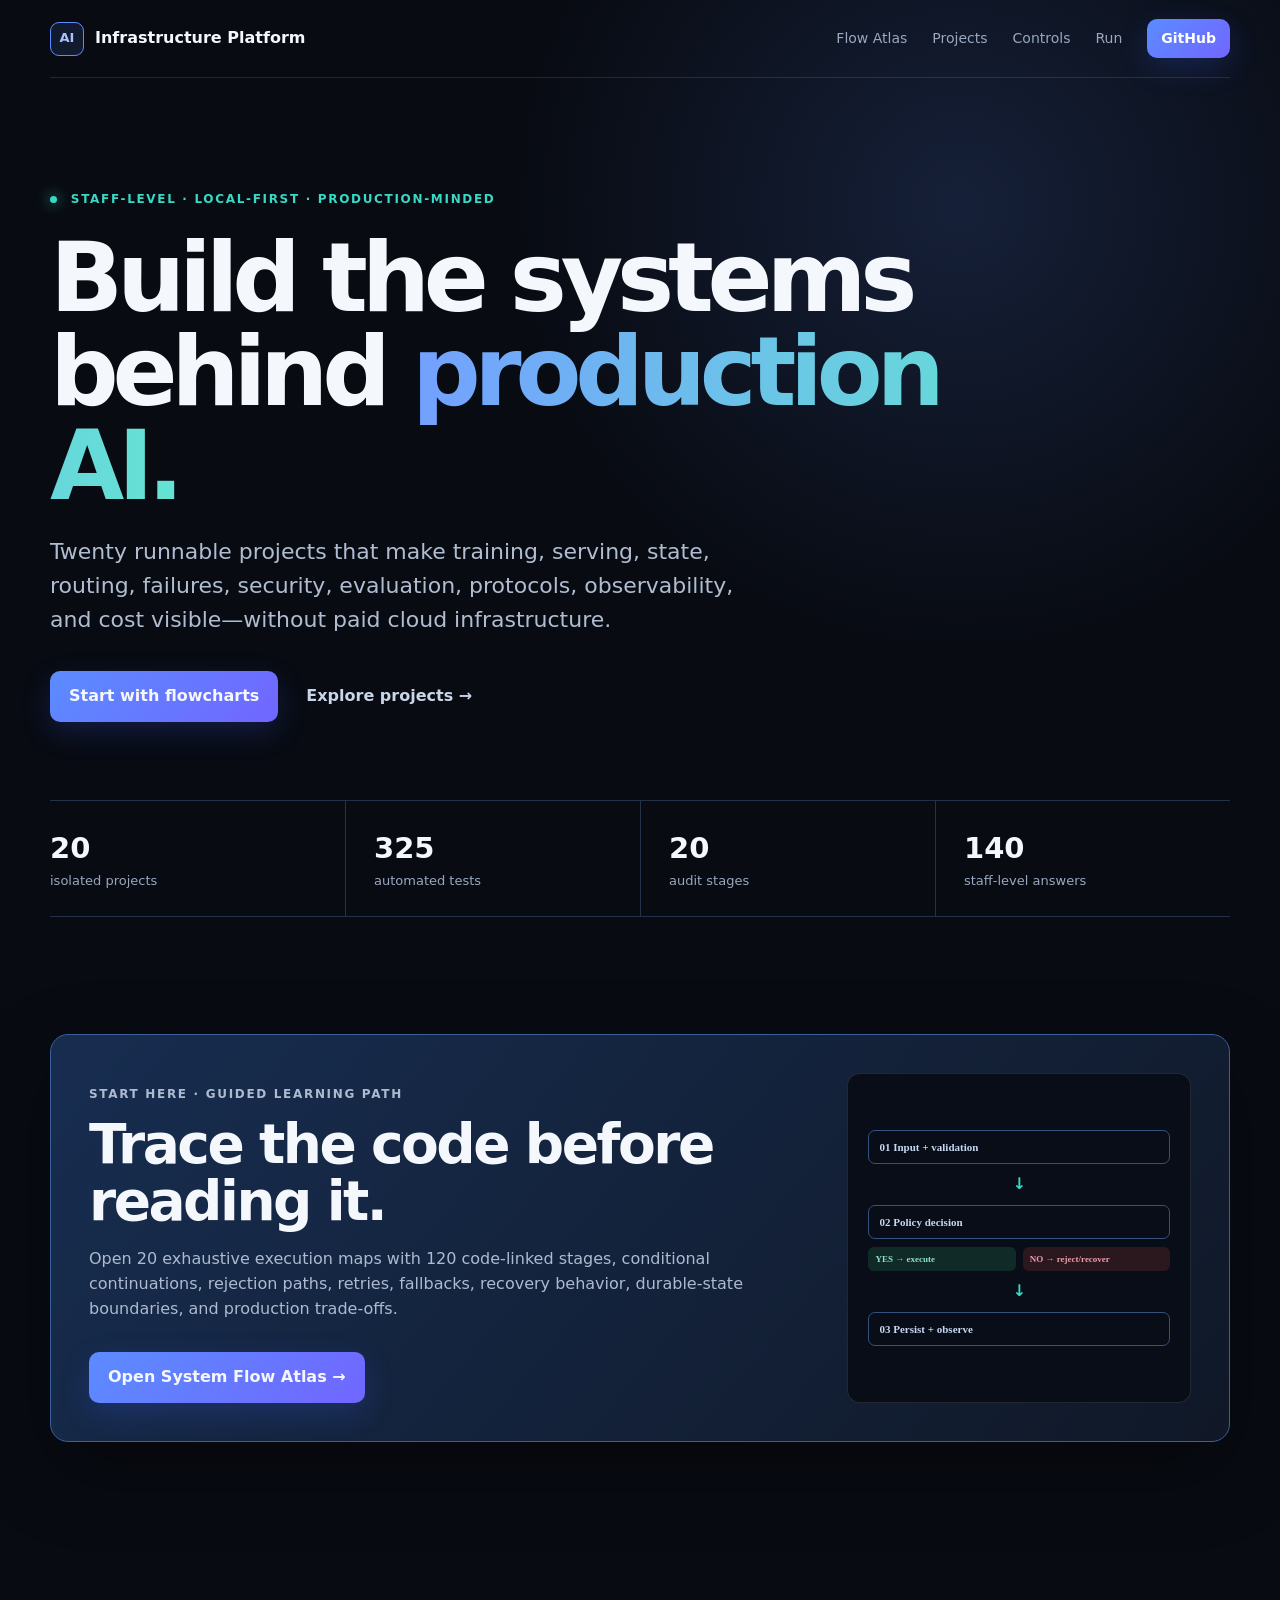
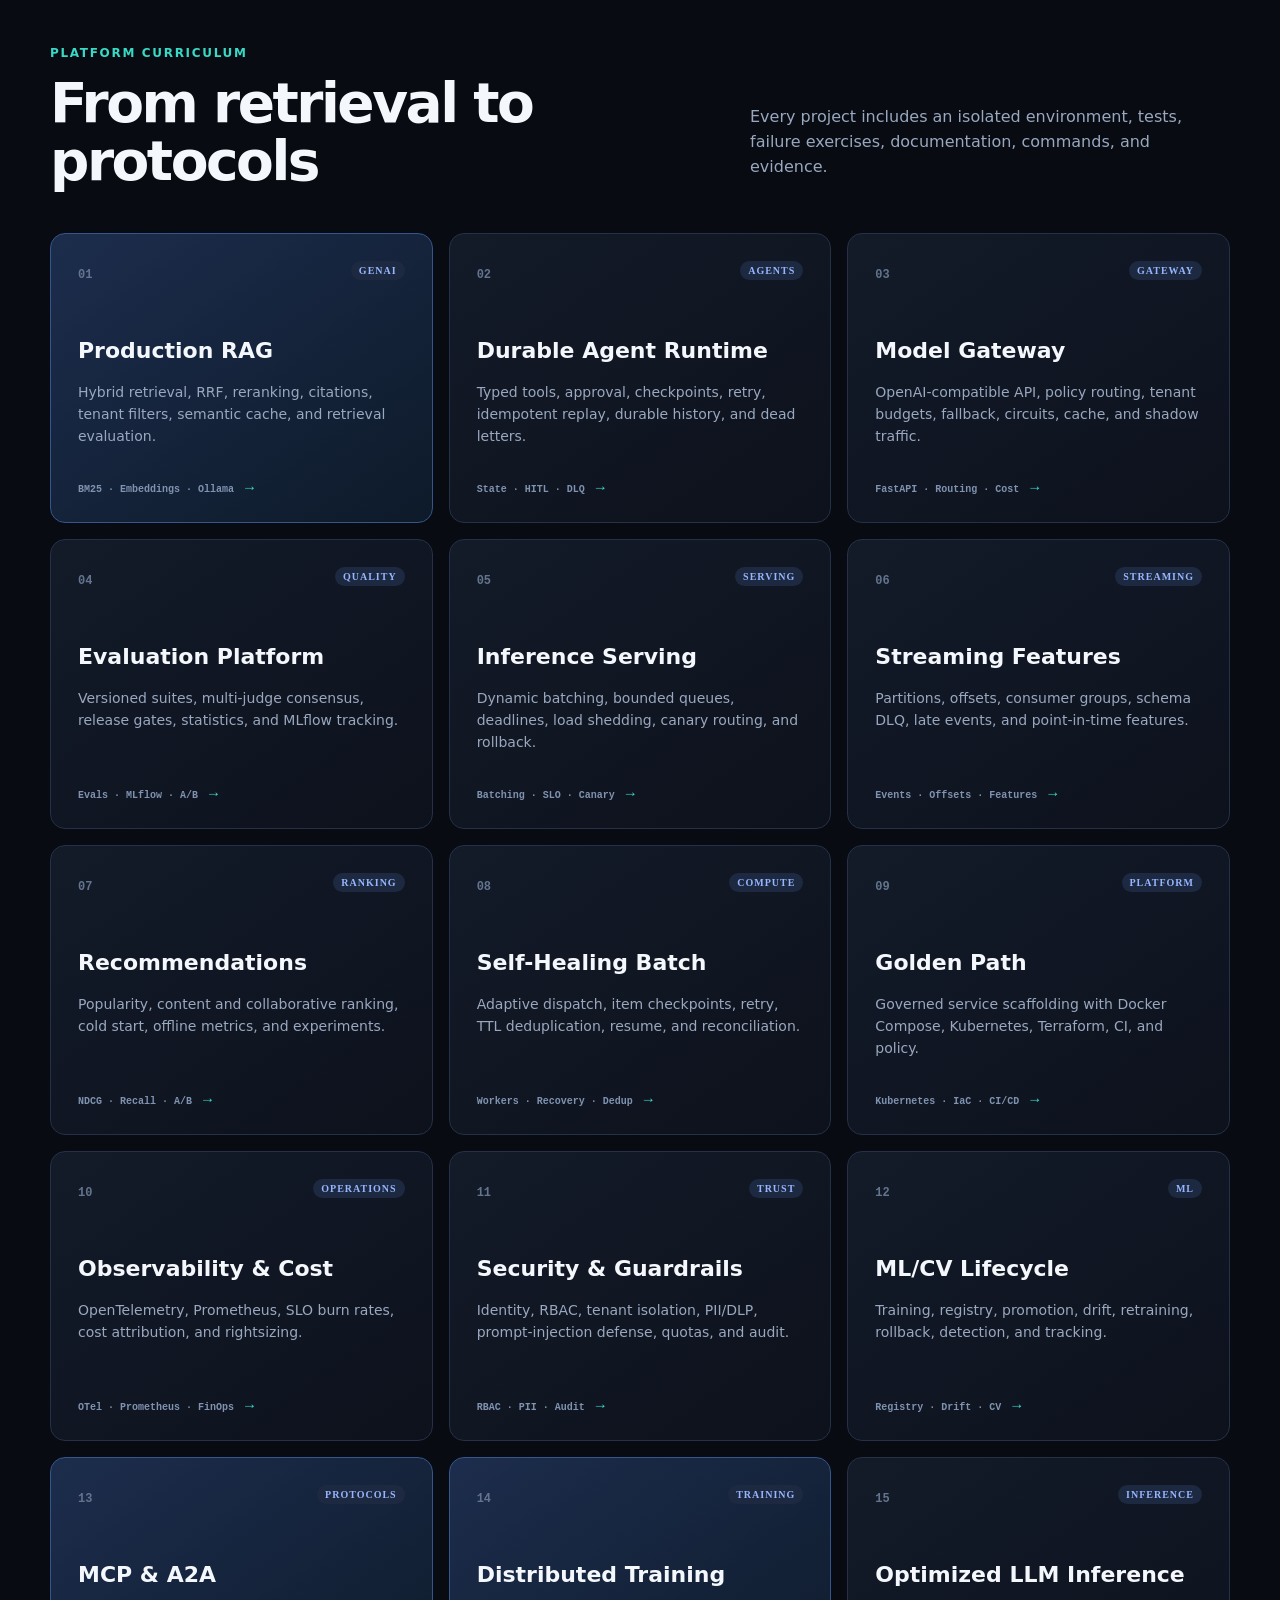
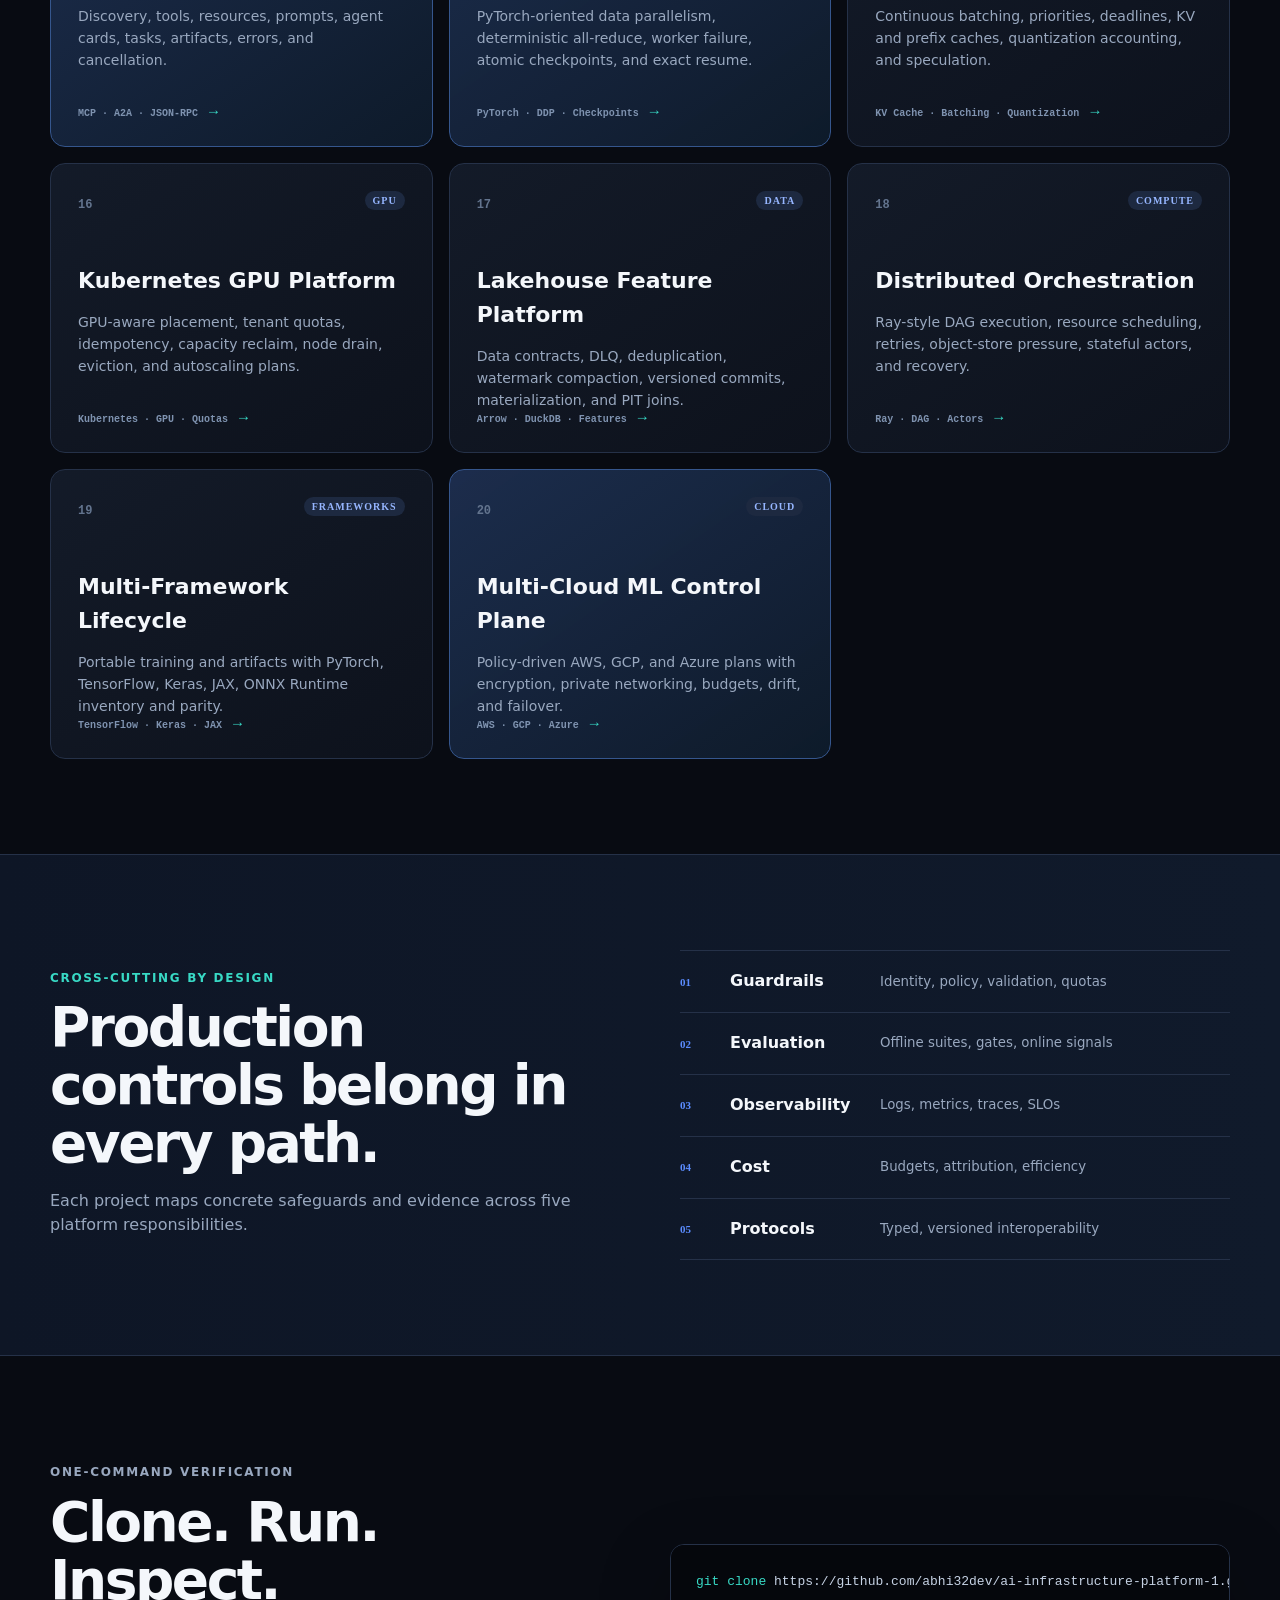
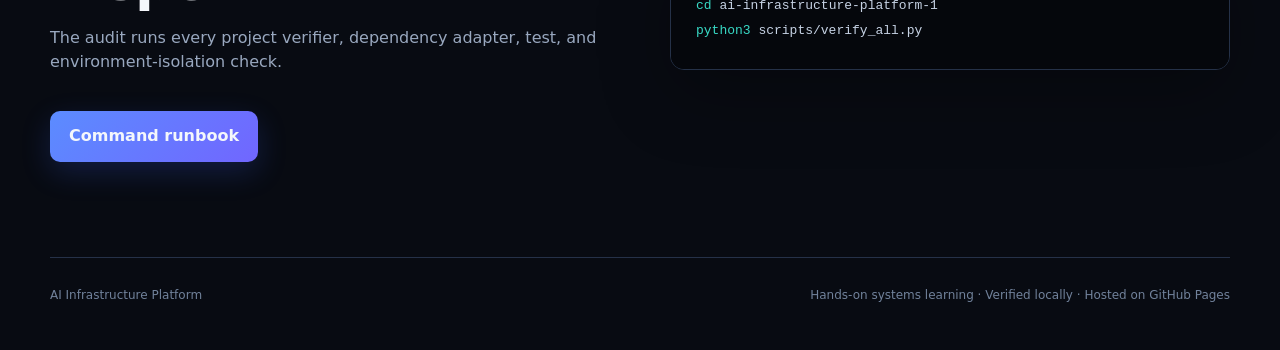
<file: site/index.html>
<!doctype html>
<html lang="en">
<head>
  <meta charset="utf-8">
  <meta name="viewport" content="width=device-width, initial-scale=1">
  <meta name="description" content="Runnable staff-level AI infrastructure projects covering RAG, agents, serving, evaluation, security, MCP, and A2A.">
  <title>AI Infrastructure Platform</title>
  <link rel="stylesheet" href="styles.css">
  <link rel="stylesheet" href="homepage.css">
</head>
<body>
  <a class="skip" href="#main">Skip to content</a>
  <header class="nav shell">
    <a class="brand" href="#top"><span class="mark">AI</span><span>Infrastructure Platform</span></a>
    <nav aria-label="Primary"><a href="flowcharts.html">Flow Atlas</a><a href="#projects">Projects</a><a href="#controls">Controls</a><a href="#run">Run</a><a class="button small" href="https://github.com/abhi32dev/ai-infrastructure-platform-1">GitHub</a></nav>
  </header>
  <main id="main">
    <section class="hero shell" id="top">
      <p class="eyebrow"><span class="pulse"></span> Staff-level · local-first · production-minded</p>
      <h1>Build the systems behind <span>production AI.</span></h1>
      <p class="lede">Twenty runnable projects that make training, serving, state, routing, failures, security, evaluation, protocols, observability, and cost visible—without paid cloud infrastructure.</p>
      <div class="actions"><a class="button" href="flowcharts.html">Start with flowcharts</a><a class="text-link" href="#projects">Explore projects →</a></div>
      <div class="metrics"><div><strong>20</strong><span>isolated projects</span></div><div><strong>325</strong><span>automated tests</span></div><div><strong>20</strong><span>audit stages</span></div><div><strong>140</strong><span>staff-level answers</span></div></div>
    </section>
    <section class="section shell learning-first" id="learn">
      <a class="atlas-card" href="flowcharts.html"><div><p class="kicker">Start here · guided learning path</p><h2>Trace the code before reading it.</h2><p>Open 20 exhaustive execution maps with 120 code-linked stages, conditional continuations, rejection paths, retries, fallbacks, recovery behavior, durable-state boundaries, and production trade-offs.</p><span class="button">Open System Flow Atlas →</span></div><div class="mini-flow" aria-hidden="true"><i>01 Input + validation</i><b>↓</b><i>02 Policy decision</i><span><em>YES → execute</em><em>NO → reject/recover</em></span><b>↓</b><i>03 Persist + observe</i></div></a>
    </section>
    <section class="section shell" id="projects">
      <div class="heading"><div><p class="kicker">Platform curriculum</p><h2>From retrieval to protocols</h2></div><p>Every project includes an isolated environment, tests, failure exercises, documentation, commands, and evidence.</p></div>
      <div class="grid">
        <a class="card featured" href="projects.html#project-01"><b>01</b><em>GenAI</em><h3>Production RAG</h3><p>Hybrid retrieval, RRF, reranking, citations, tenant filters, semantic cache, and retrieval evaluation.</p><small>BM25 · Embeddings · Ollama <span>→</span></small></a>
        <a class="card" href="projects.html#project-02"><b>02</b><em>Agents</em><h3>Durable Agent Runtime</h3><p>Typed tools, approval, checkpoints, retry, idempotent replay, durable history, and dead letters.</p><small>State · HITL · DLQ <span>→</span></small></a>
        <a class="card" href="projects.html#project-03"><b>03</b><em>Gateway</em><h3>Model Gateway</h3><p>OpenAI-compatible API, policy routing, tenant budgets, fallback, circuits, cache, and shadow traffic.</p><small>FastAPI · Routing · Cost <span>→</span></small></a>
        <a class="card" href="projects.html#project-04"><b>04</b><em>Quality</em><h3>Evaluation Platform</h3><p>Versioned suites, multi-judge consensus, release gates, statistics, and MLflow tracking.</p><small>Evals · MLflow · A/B <span>→</span></small></a>
        <a class="card" href="projects.html#project-05"><b>05</b><em>Serving</em><h3>Inference Serving</h3><p>Dynamic batching, bounded queues, deadlines, load shedding, canary routing, and rollback.</p><small>Batching · SLO · Canary <span>→</span></small></a>
        <a class="card" href="projects.html#project-06"><b>06</b><em>Streaming</em><h3>Streaming Features</h3><p>Partitions, offsets, consumer groups, schema DLQ, late events, and point-in-time features.</p><small>Events · Offsets · Features <span>→</span></small></a>
        <a class="card" href="projects.html#project-07"><b>07</b><em>Ranking</em><h3>Recommendations</h3><p>Popularity, content and collaborative ranking, cold start, offline metrics, and experiments.</p><small>NDCG · Recall · A/B <span>→</span></small></a>
        <a class="card" href="projects.html#project-08"><b>08</b><em>Compute</em><h3>Self-Healing Batch</h3><p>Adaptive dispatch, item checkpoints, retry, TTL deduplication, resume, and reconciliation.</p><small>Workers · Recovery · Dedup <span>→</span></small></a>
        <a class="card" href="projects.html#project-09"><b>09</b><em>Platform</em><h3>Golden Path</h3><p>Governed service scaffolding with Docker Compose, Kubernetes, Terraform, CI, and policy.</p><small>Kubernetes · IaC · CI/CD <span>→</span></small></a>
        <a class="card" href="projects.html#project-10"><b>10</b><em>Operations</em><h3>Observability & Cost</h3><p>OpenTelemetry, Prometheus, SLO burn rates, cost attribution, and rightsizing.</p><small>OTel · Prometheus · FinOps <span>→</span></small></a>
        <a class="card" href="projects.html#project-11"><b>11</b><em>Trust</em><h3>Security & Guardrails</h3><p>Identity, RBAC, tenant isolation, PII/DLP, prompt-injection defense, quotas, and audit.</p><small>RBAC · PII · Audit <span>→</span></small></a>
        <a class="card" href="projects.html#project-12"><b>12</b><em>ML</em><h3>ML/CV Lifecycle</h3><p>Training, registry, promotion, drift, retraining, rollback, detection, and tracking.</p><small>Registry · Drift · CV <span>→</span></small></a>
        <a class="card featured" href="projects.html#project-13"><b>13</b><em>Protocols</em><h3>MCP & A2A</h3><p>Discovery, tools, resources, prompts, agent cards, tasks, artifacts, errors, and cancellation.</p><small>MCP · A2A · JSON-RPC <span>→</span></small></a>
        <a class="card featured" href="projects.html#project-14"><b>14</b><em>Training</em><h3>Distributed Training</h3><p>PyTorch-oriented data parallelism, deterministic all-reduce, worker failure, atomic checkpoints, and exact resume.</p><small>PyTorch · DDP · Checkpoints <span>→</span></small></a>
        <a class="card" href="projects.html#project-15"><b>15</b><em>Inference</em><h3>Optimized LLM Inference</h3><p>Continuous batching, priorities, deadlines, KV and prefix caches, quantization accounting, and speculation.</p><small>KV Cache · Batching · Quantization <span>→</span></small></a>
        <a class="card" href="projects.html#project-16"><b>16</b><em>GPU</em><h3>Kubernetes GPU Platform</h3><p>GPU-aware placement, tenant quotas, idempotency, capacity reclaim, node drain, eviction, and autoscaling plans.</p><small>Kubernetes · GPU · Quotas <span>→</span></small></a>
        <a class="card" href="projects.html#project-17"><b>17</b><em>Data</em><h3>Lakehouse Feature Platform</h3><p>Data contracts, DLQ, deduplication, watermark compaction, versioned commits, materialization, and PIT joins.</p><small>Arrow · DuckDB · Features <span>→</span></small></a>
        <a class="card" href="projects.html#project-18"><b>18</b><em>Compute</em><h3>Distributed Orchestration</h3><p>Ray-style DAG execution, resource scheduling, retries, object-store pressure, stateful actors, and recovery.</p><small>Ray · DAG · Actors <span>→</span></small></a>
        <a class="card" href="projects.html#project-19"><b>19</b><em>Frameworks</em><h3>Multi-Framework Lifecycle</h3><p>Portable training and artifacts with PyTorch, TensorFlow, Keras, JAX, ONNX Runtime inventory and parity.</p><small>TensorFlow · Keras · JAX <span>→</span></small></a>
        <a class="card featured" href="projects.html#project-20"><b>20</b><em>Cloud</em><h3>Multi-Cloud ML Control Plane</h3><p>Policy-driven AWS, GCP, and Azure plans with encryption, private networking, budgets, drift, and failover.</p><small>AWS · GCP · Azure <span>→</span></small></a>
      </div>
    </section>
    <section class="controls" id="controls"><div class="shell control-wrap"><div><p class="kicker">Cross-cutting by design</p><h2>Production controls belong in every path.</h2><p>Each project maps concrete safeguards and evidence across five platform responsibilities.</p></div><div class="control-list"><div><span>01</span><strong>Guardrails</strong><small>Identity, policy, validation, quotas</small></div><div><span>02</span><strong>Evaluation</strong><small>Offline suites, gates, online signals</small></div><div><span>03</span><strong>Observability</strong><small>Logs, metrics, traces, SLOs</small></div><div><span>04</span><strong>Cost</strong><small>Budgets, attribution, efficiency</small></div><div><span>05</span><strong>Protocols</strong><small>Typed, versioned interoperability</small></div></div></div></section>
    <section class="section shell run" id="run"><div><p class="kicker">One-command verification</p><h2>Clone. Run. Inspect.</h2><p>The audit runs every project verifier, dependency adapter, test, and environment-isolation check.</p><a class="button" href="https://github.com/abhi32dev/ai-infrastructure-platform-1/blob/main/COMMANDS.md">Command runbook</a></div><pre><code><i>git clone</i> https://github.com/abhi32dev/ai-infrastructure-platform-1.git
<i>cd</i> ai-infrastructure-platform-1
<i>python3</i> scripts/verify_all.py</code></pre></section>
  </main>
  <footer class="shell"><span>AI Infrastructure Platform</span><span>Hands-on systems learning · Verified locally · Hosted on GitHub Pages</span></footer>
</body>
</html>
</file>
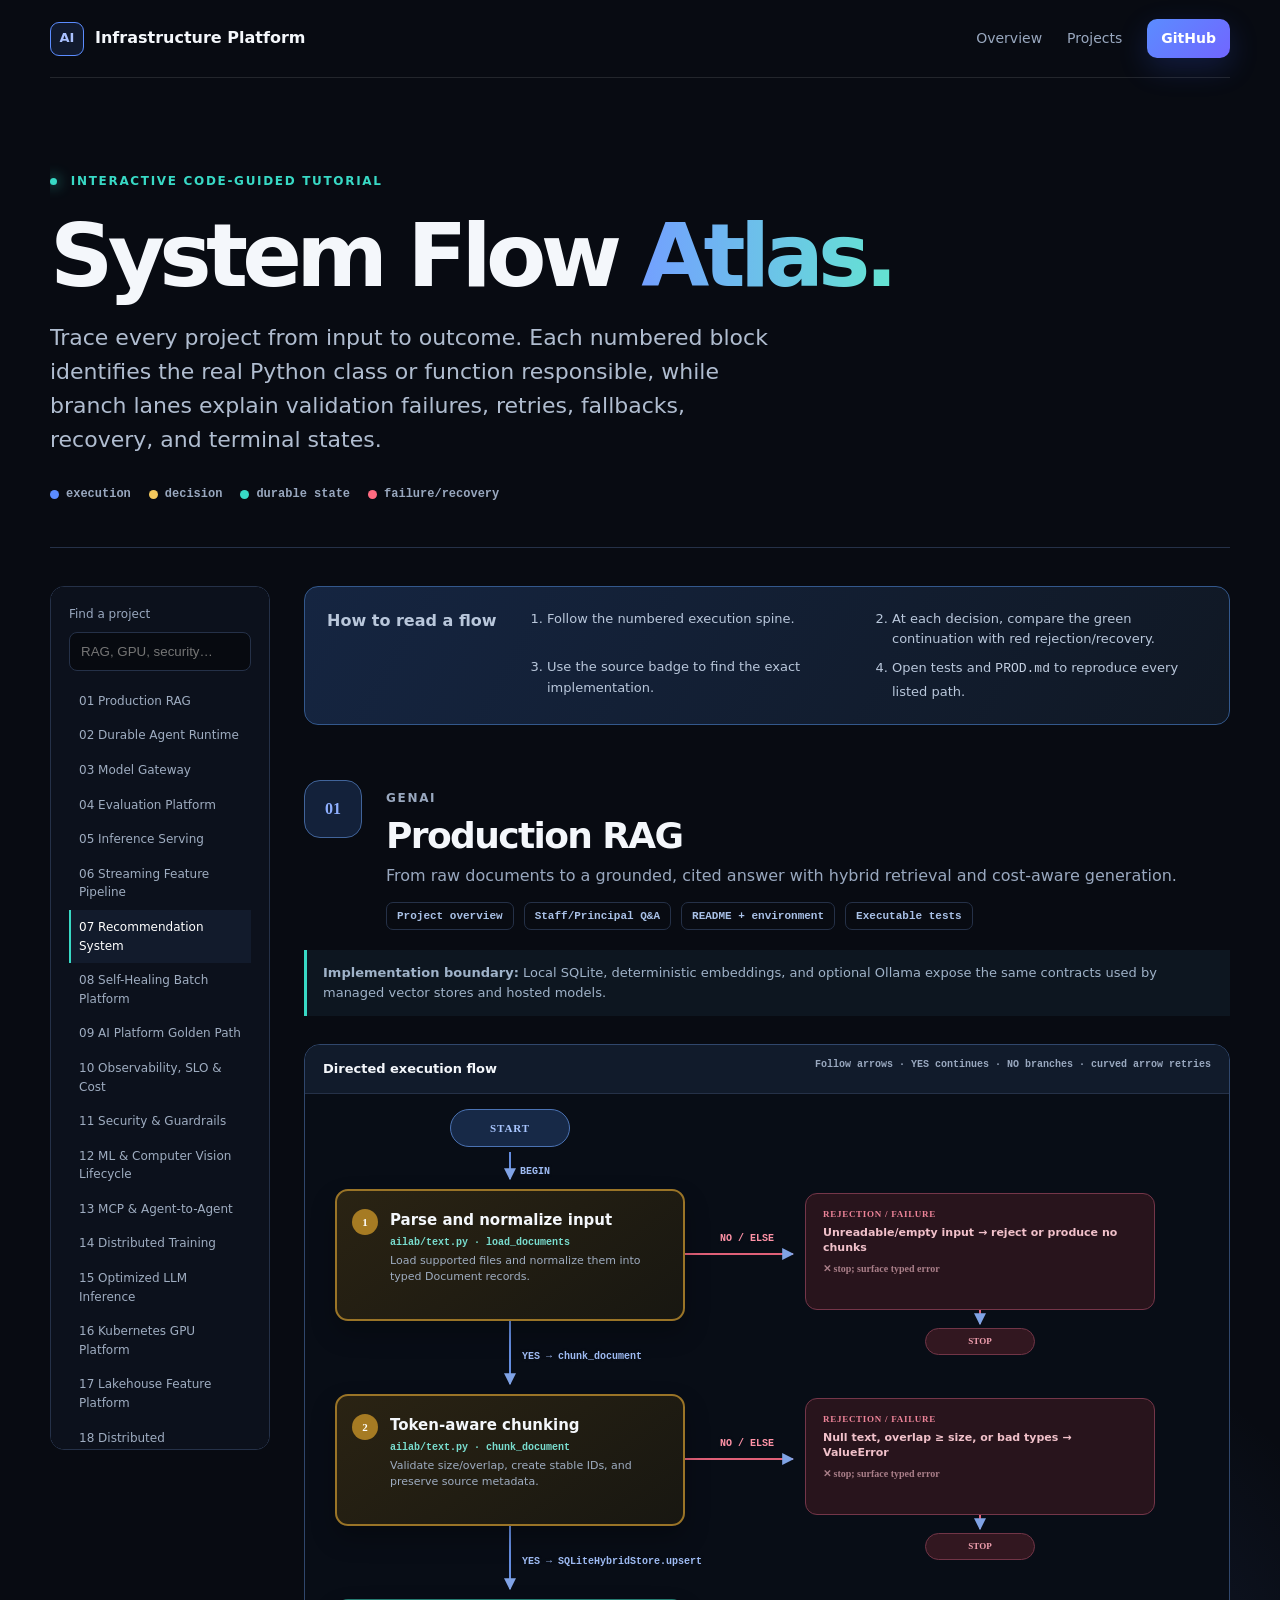
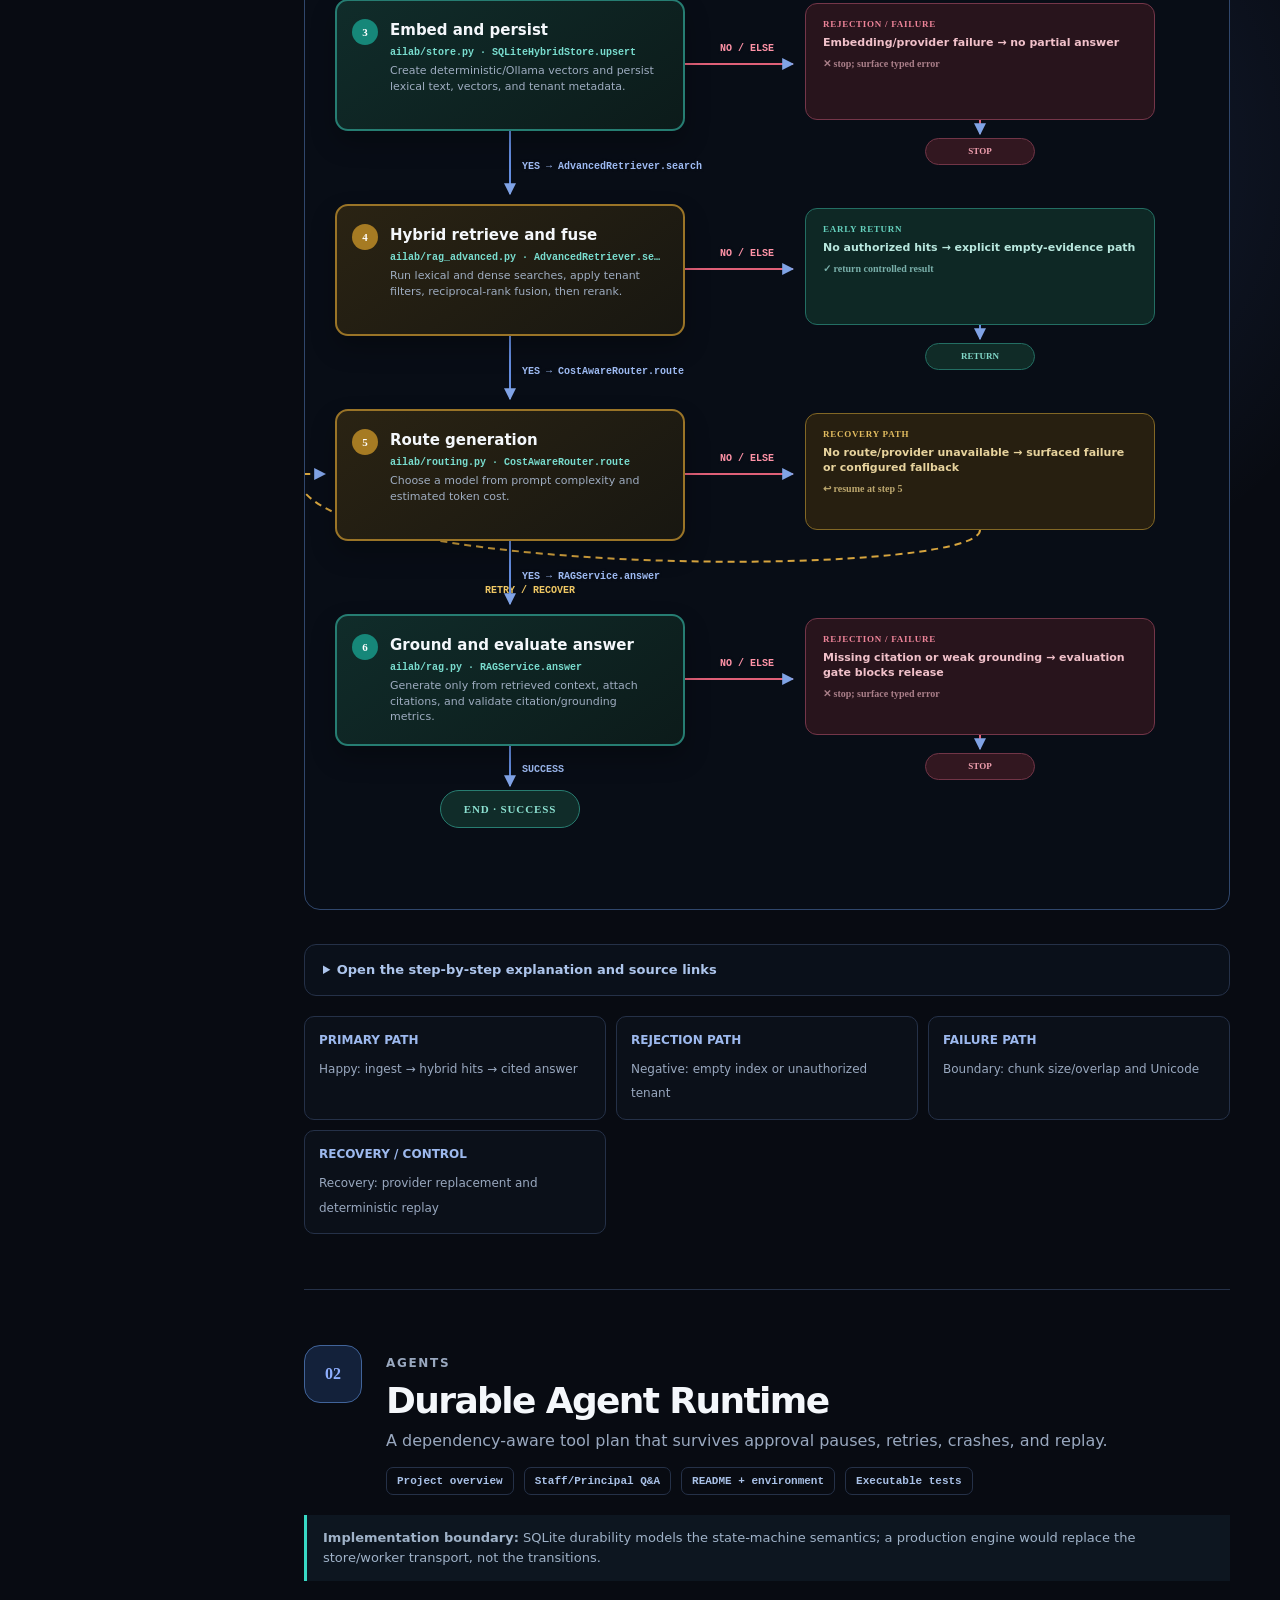
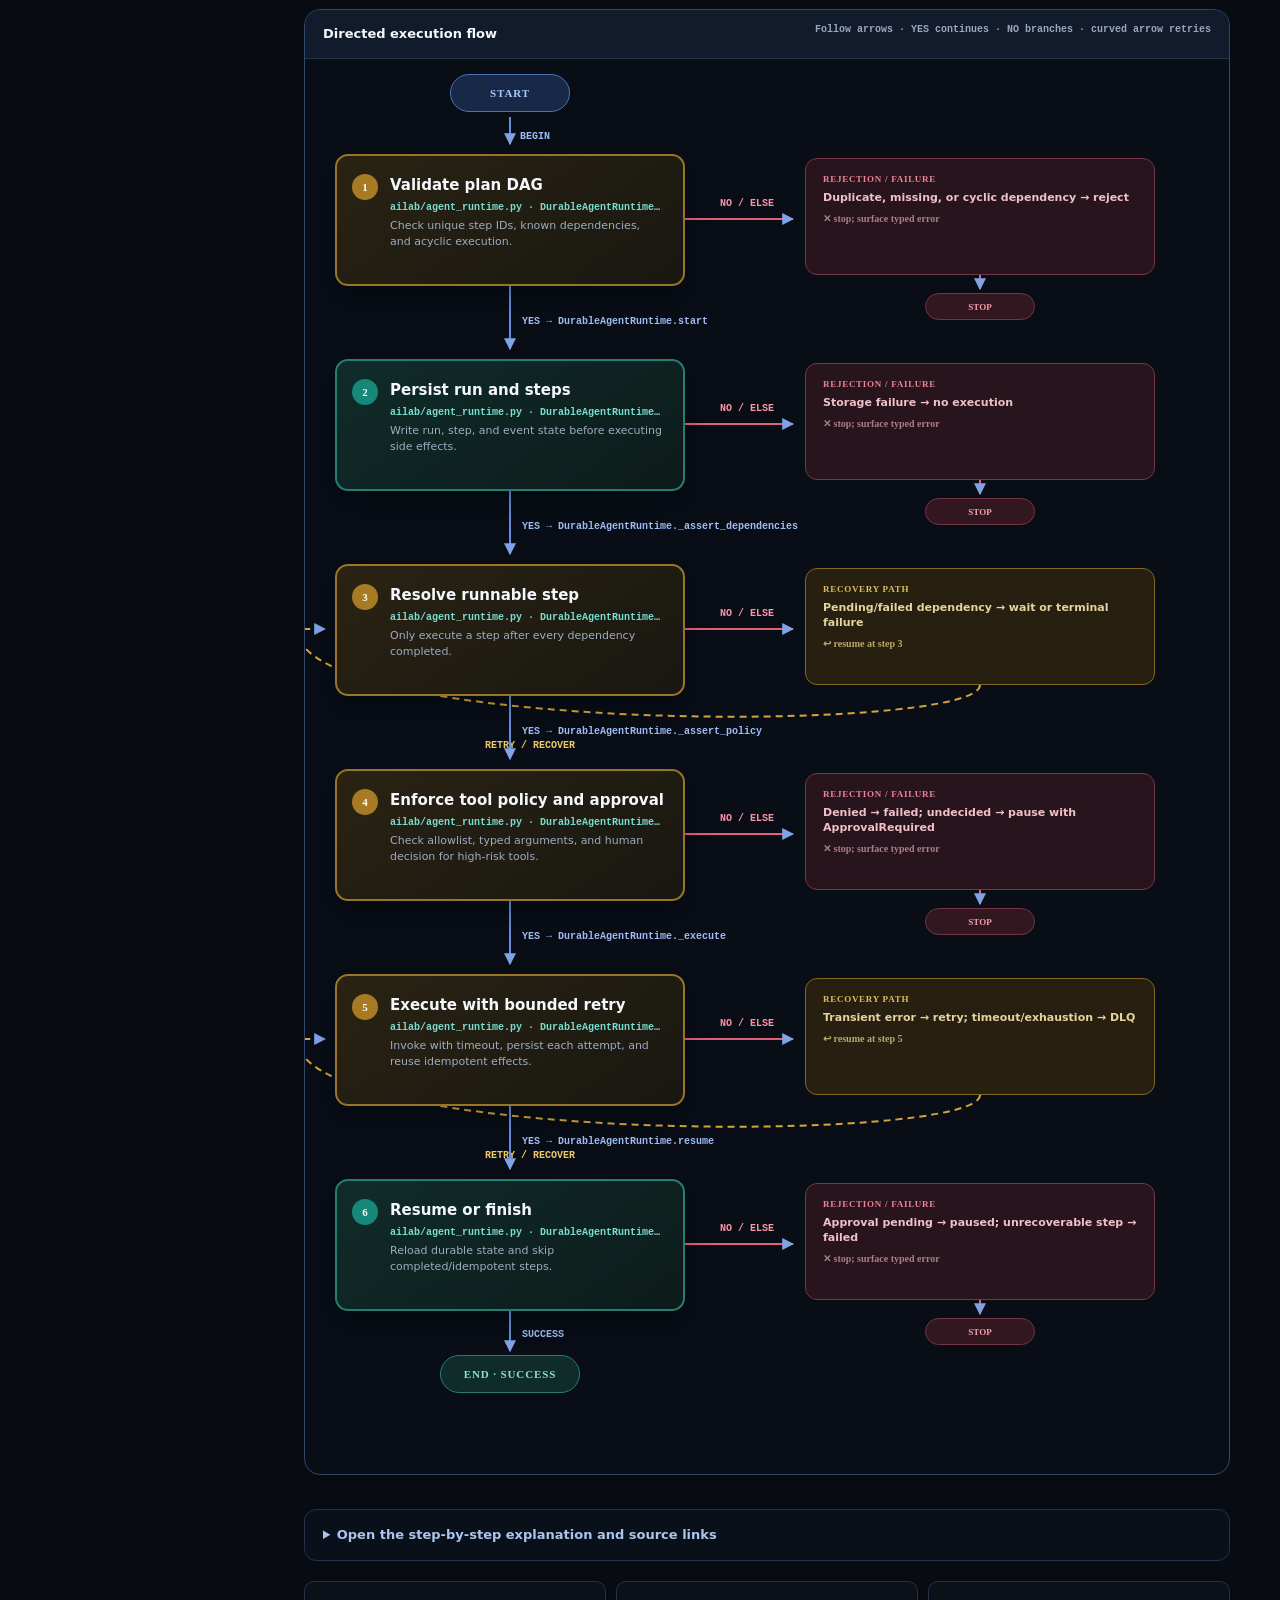
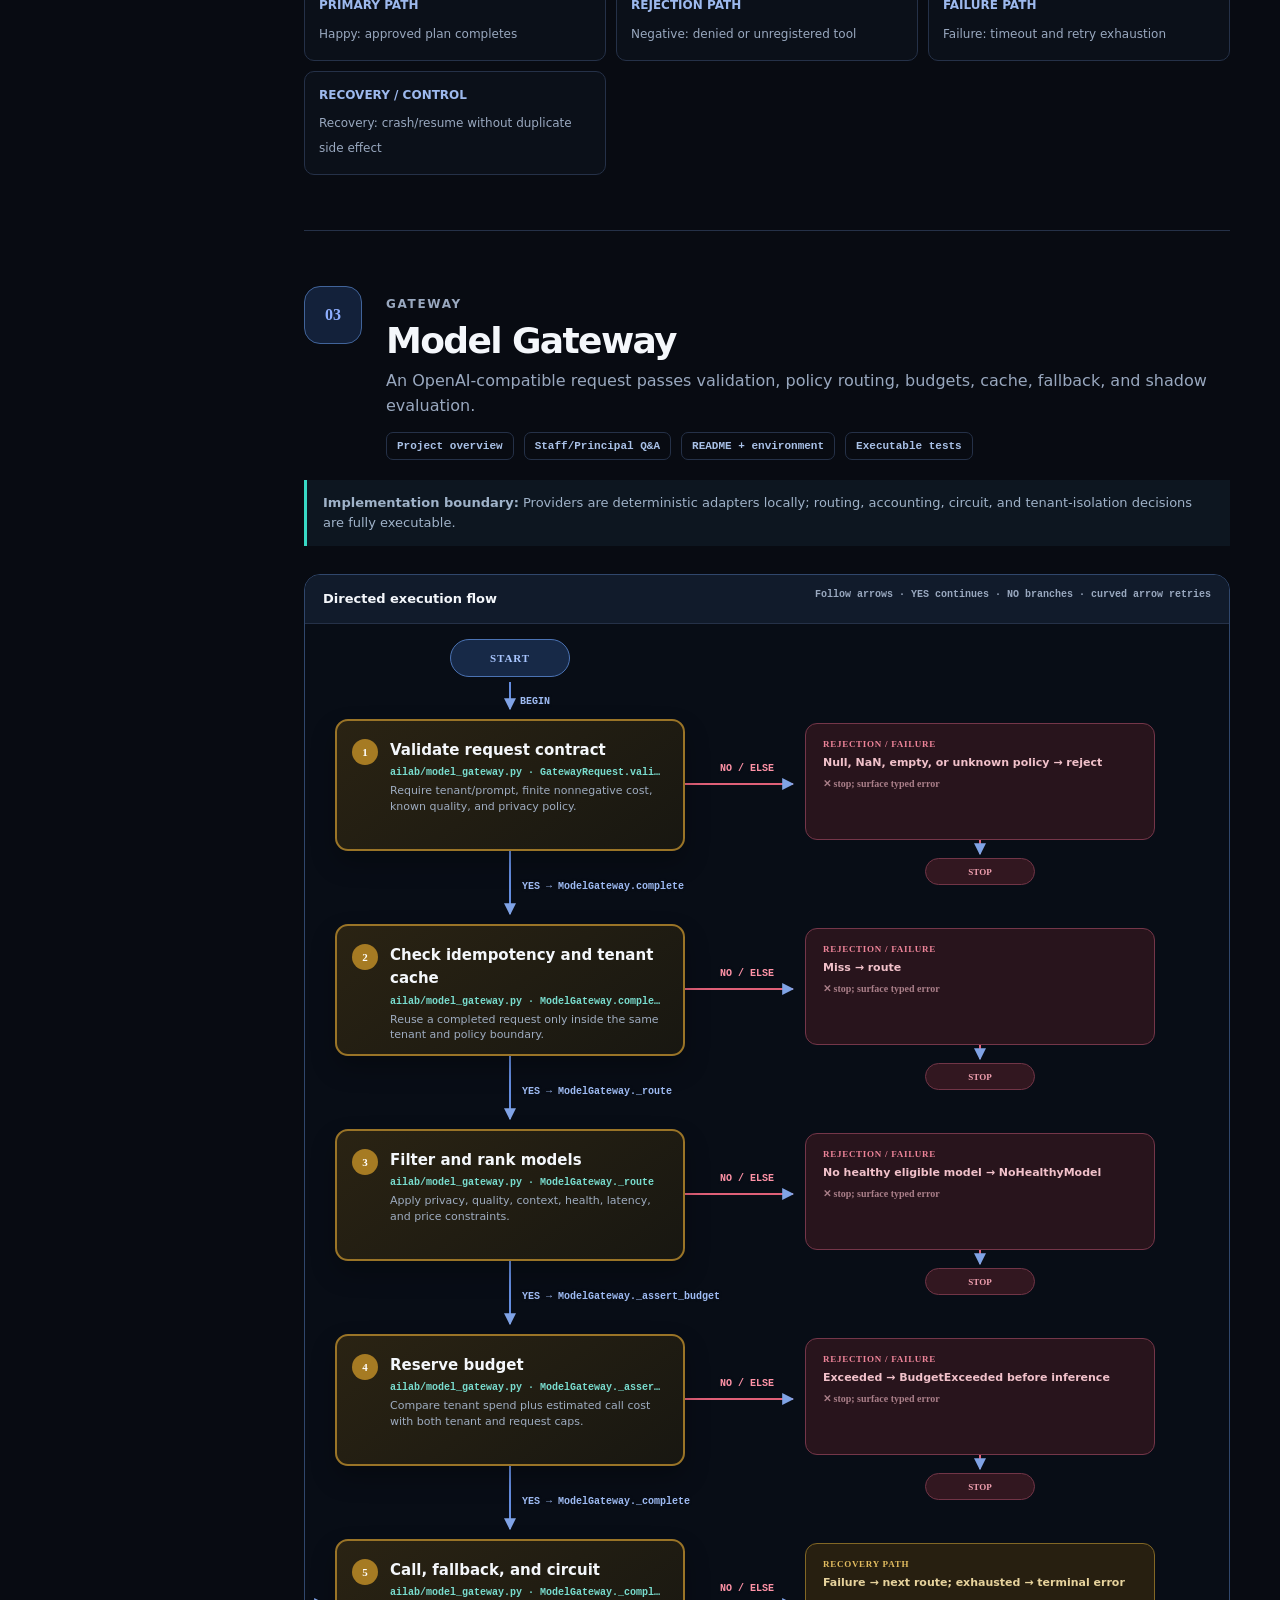
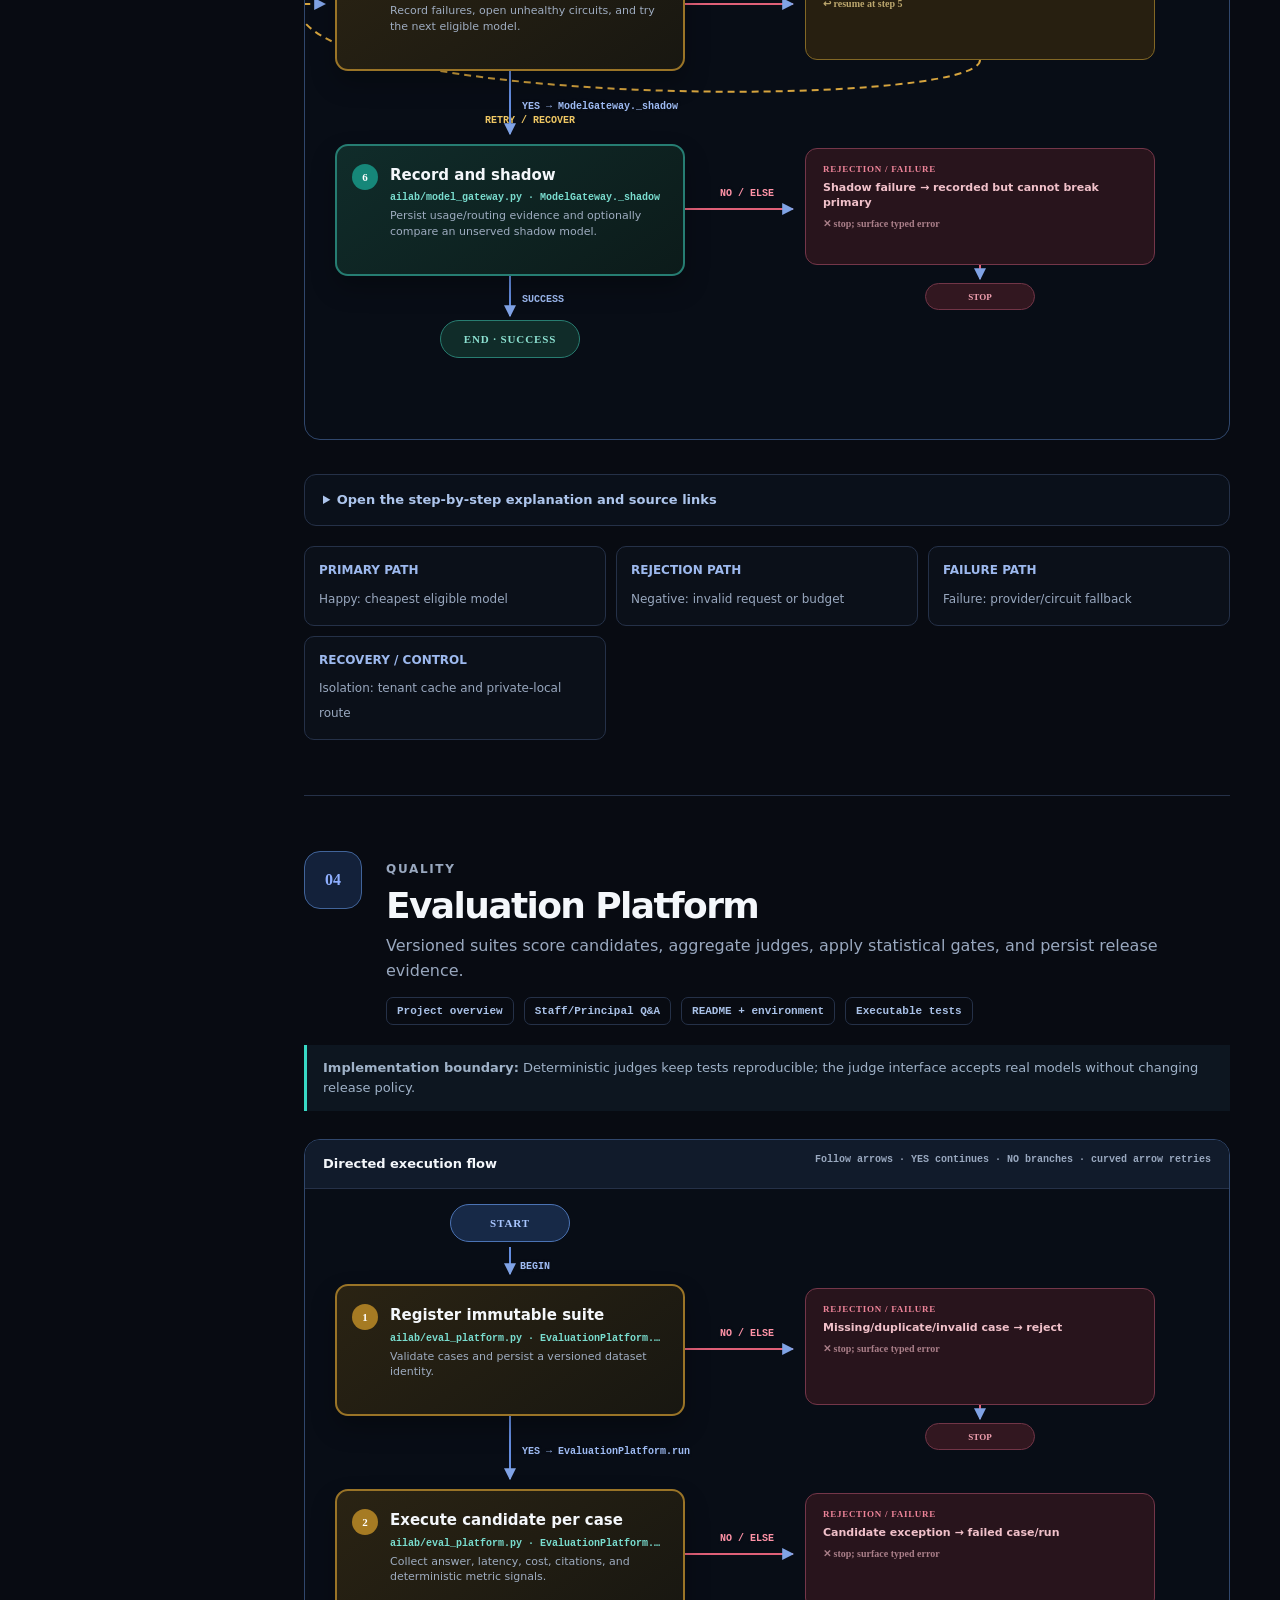
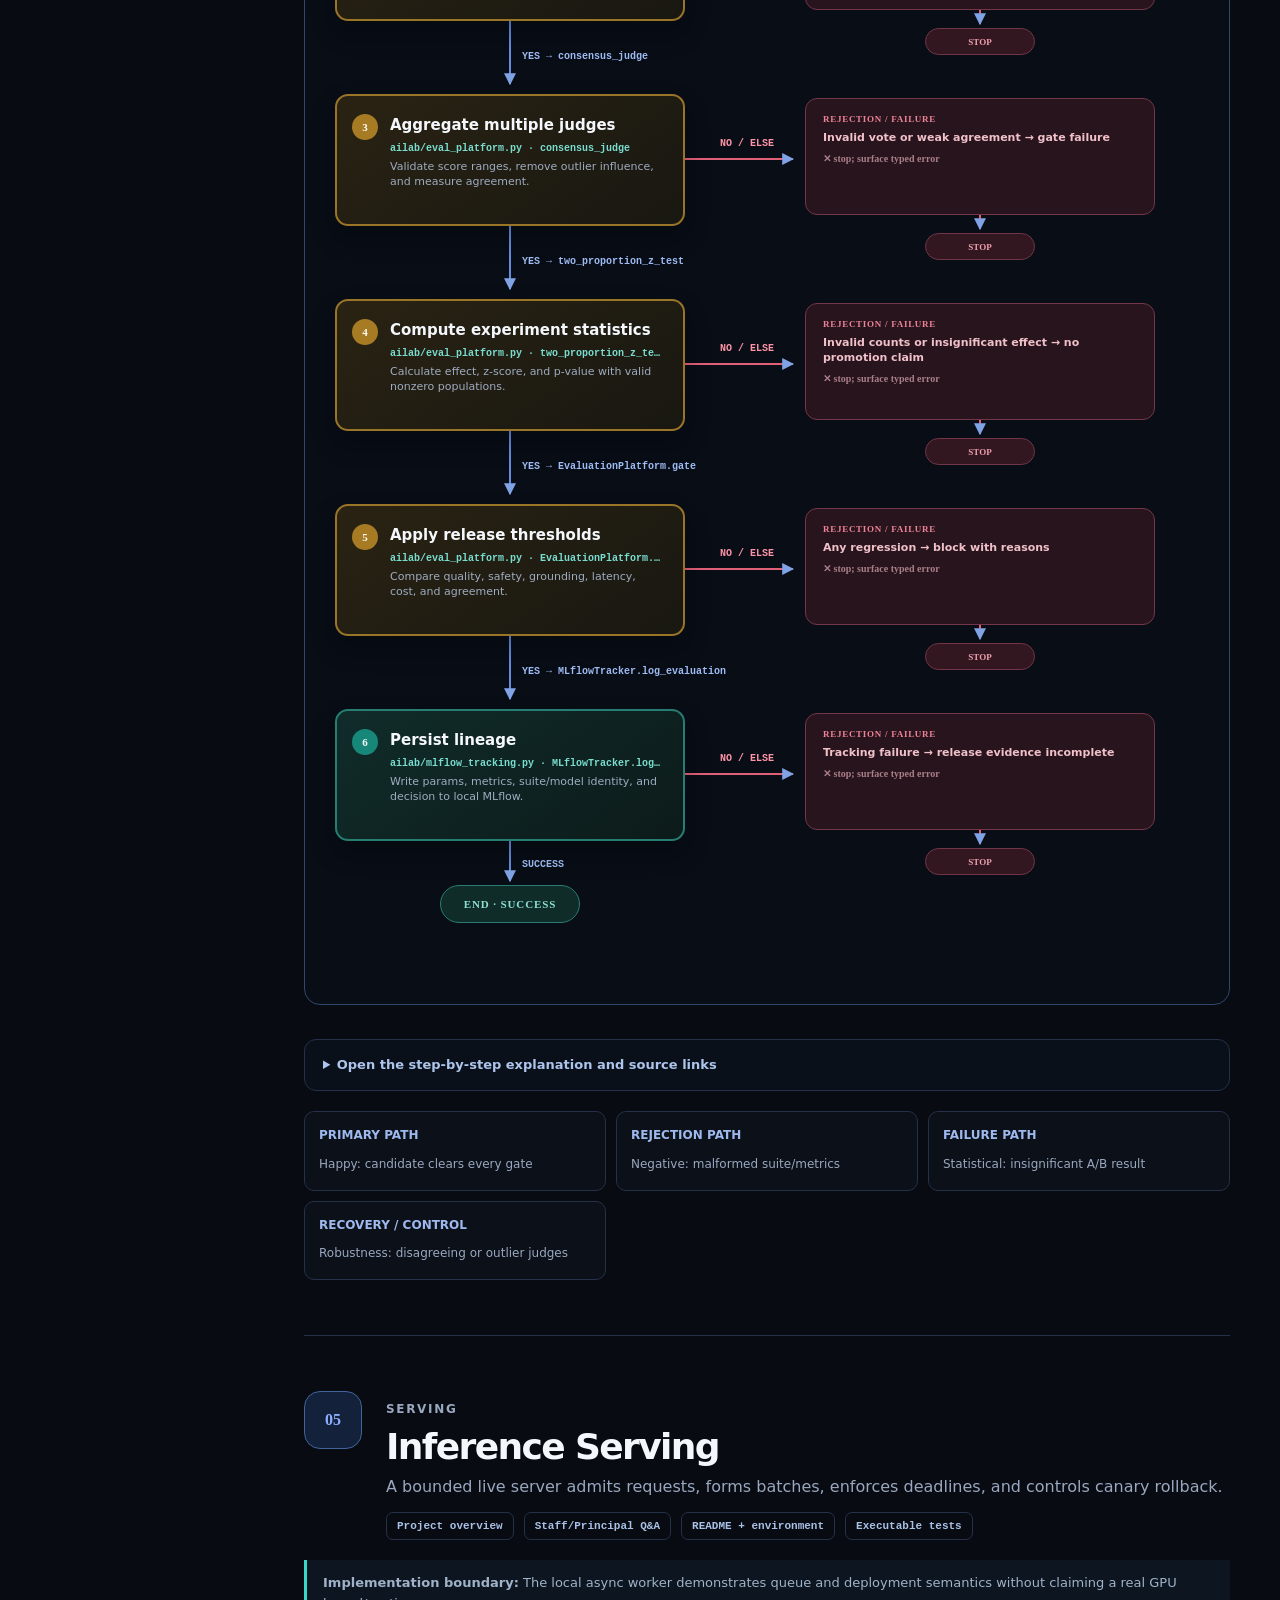
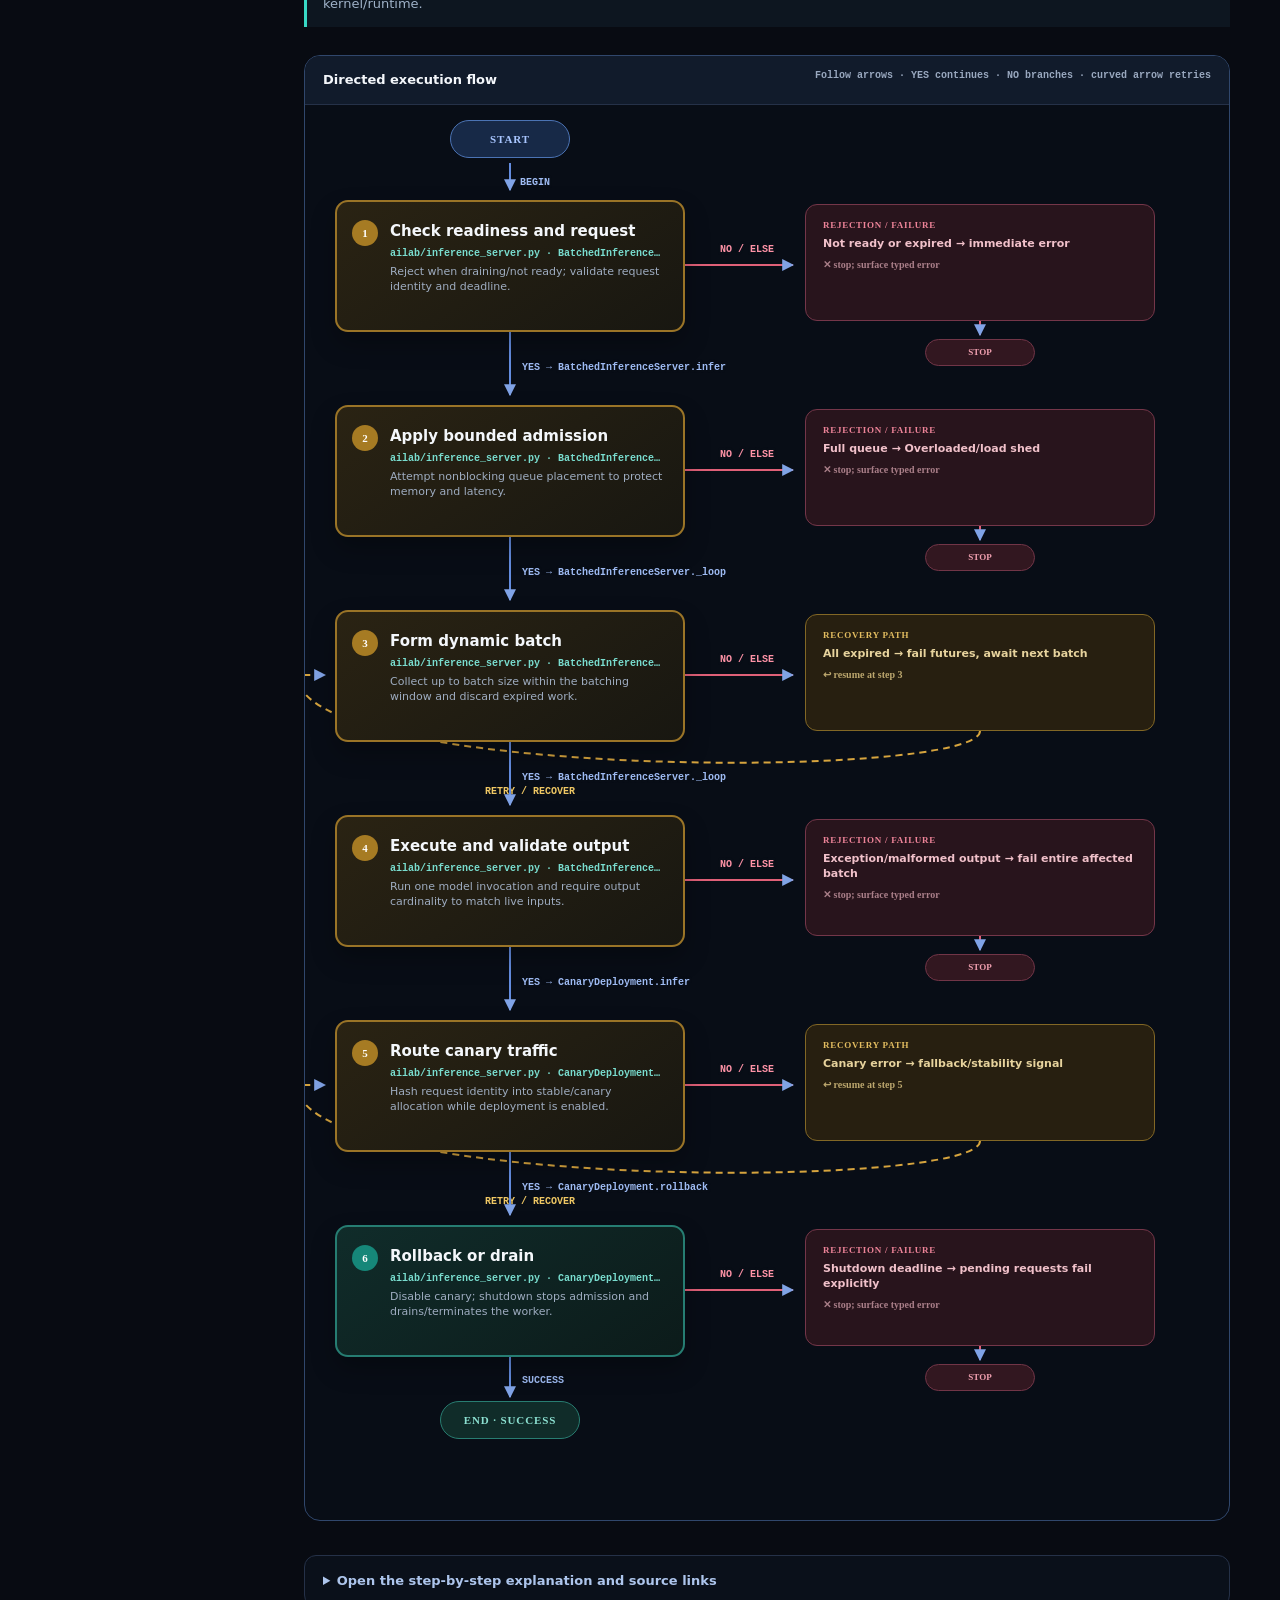
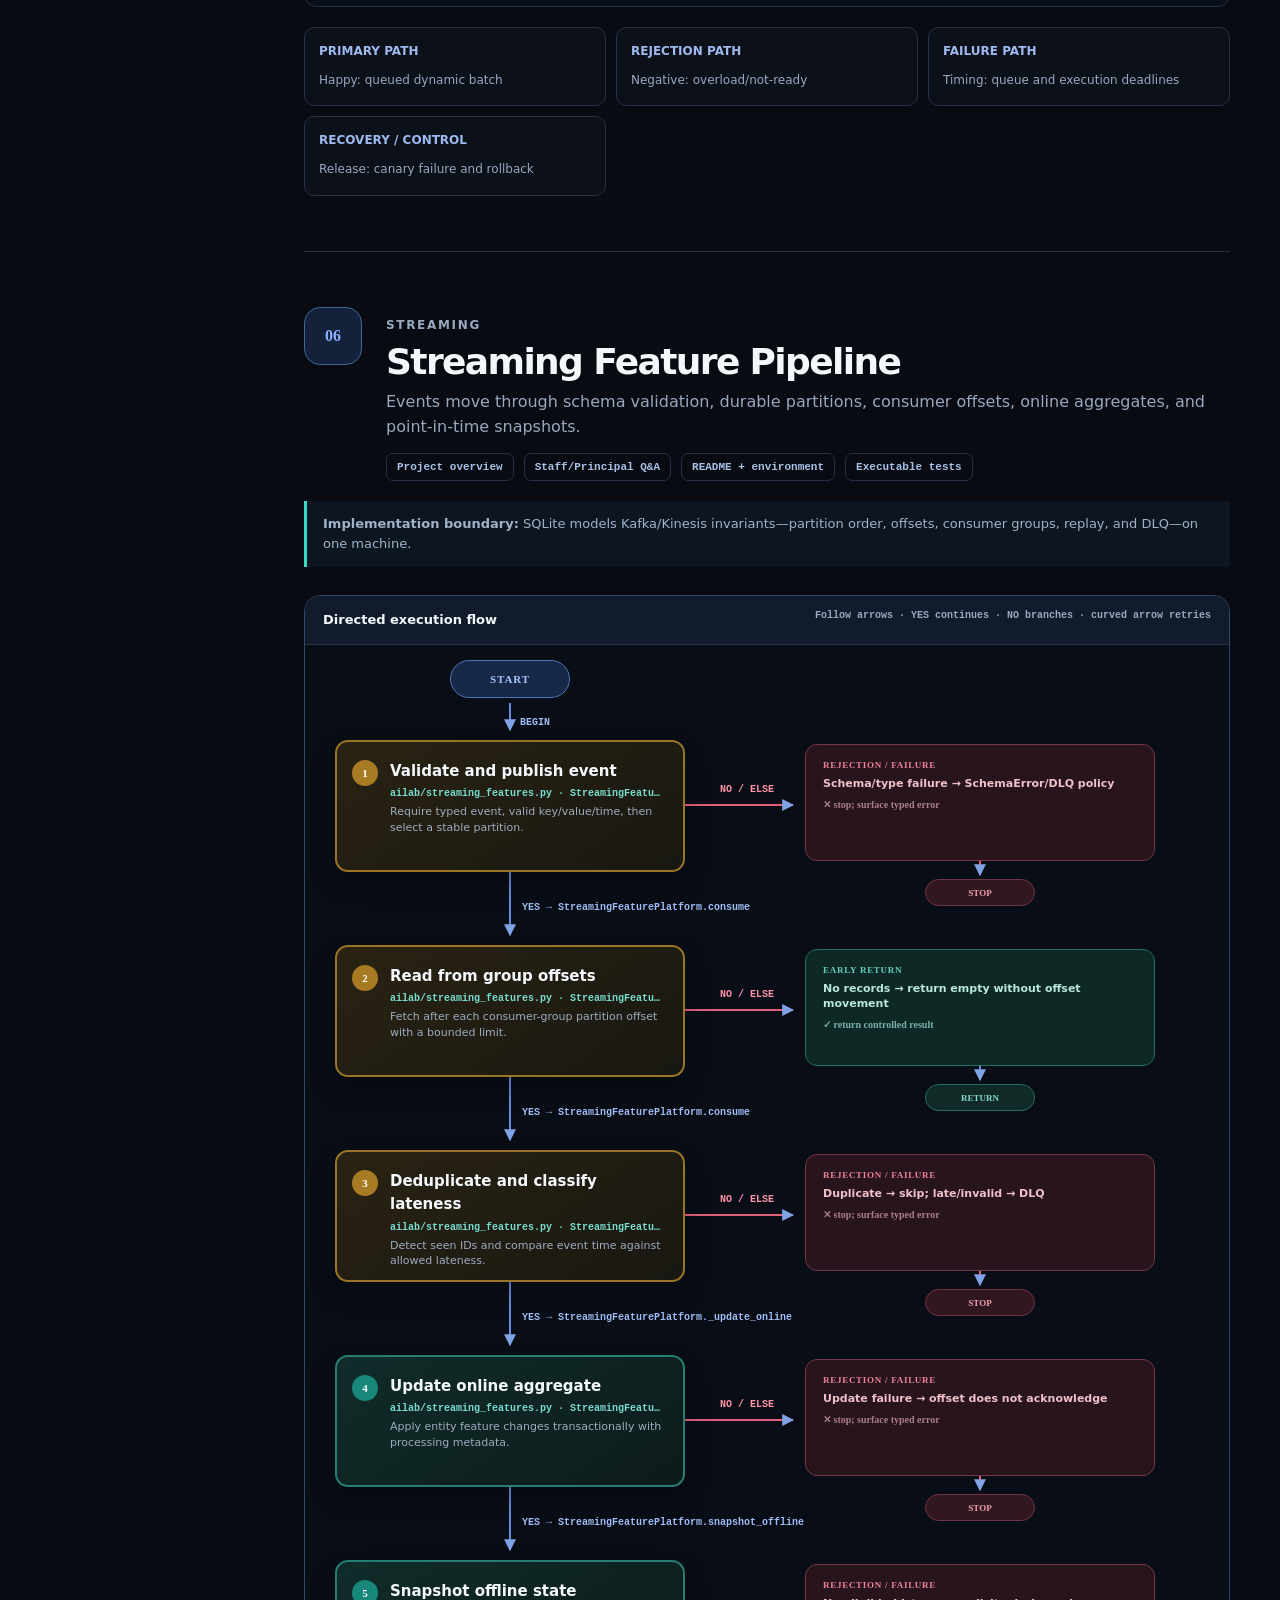
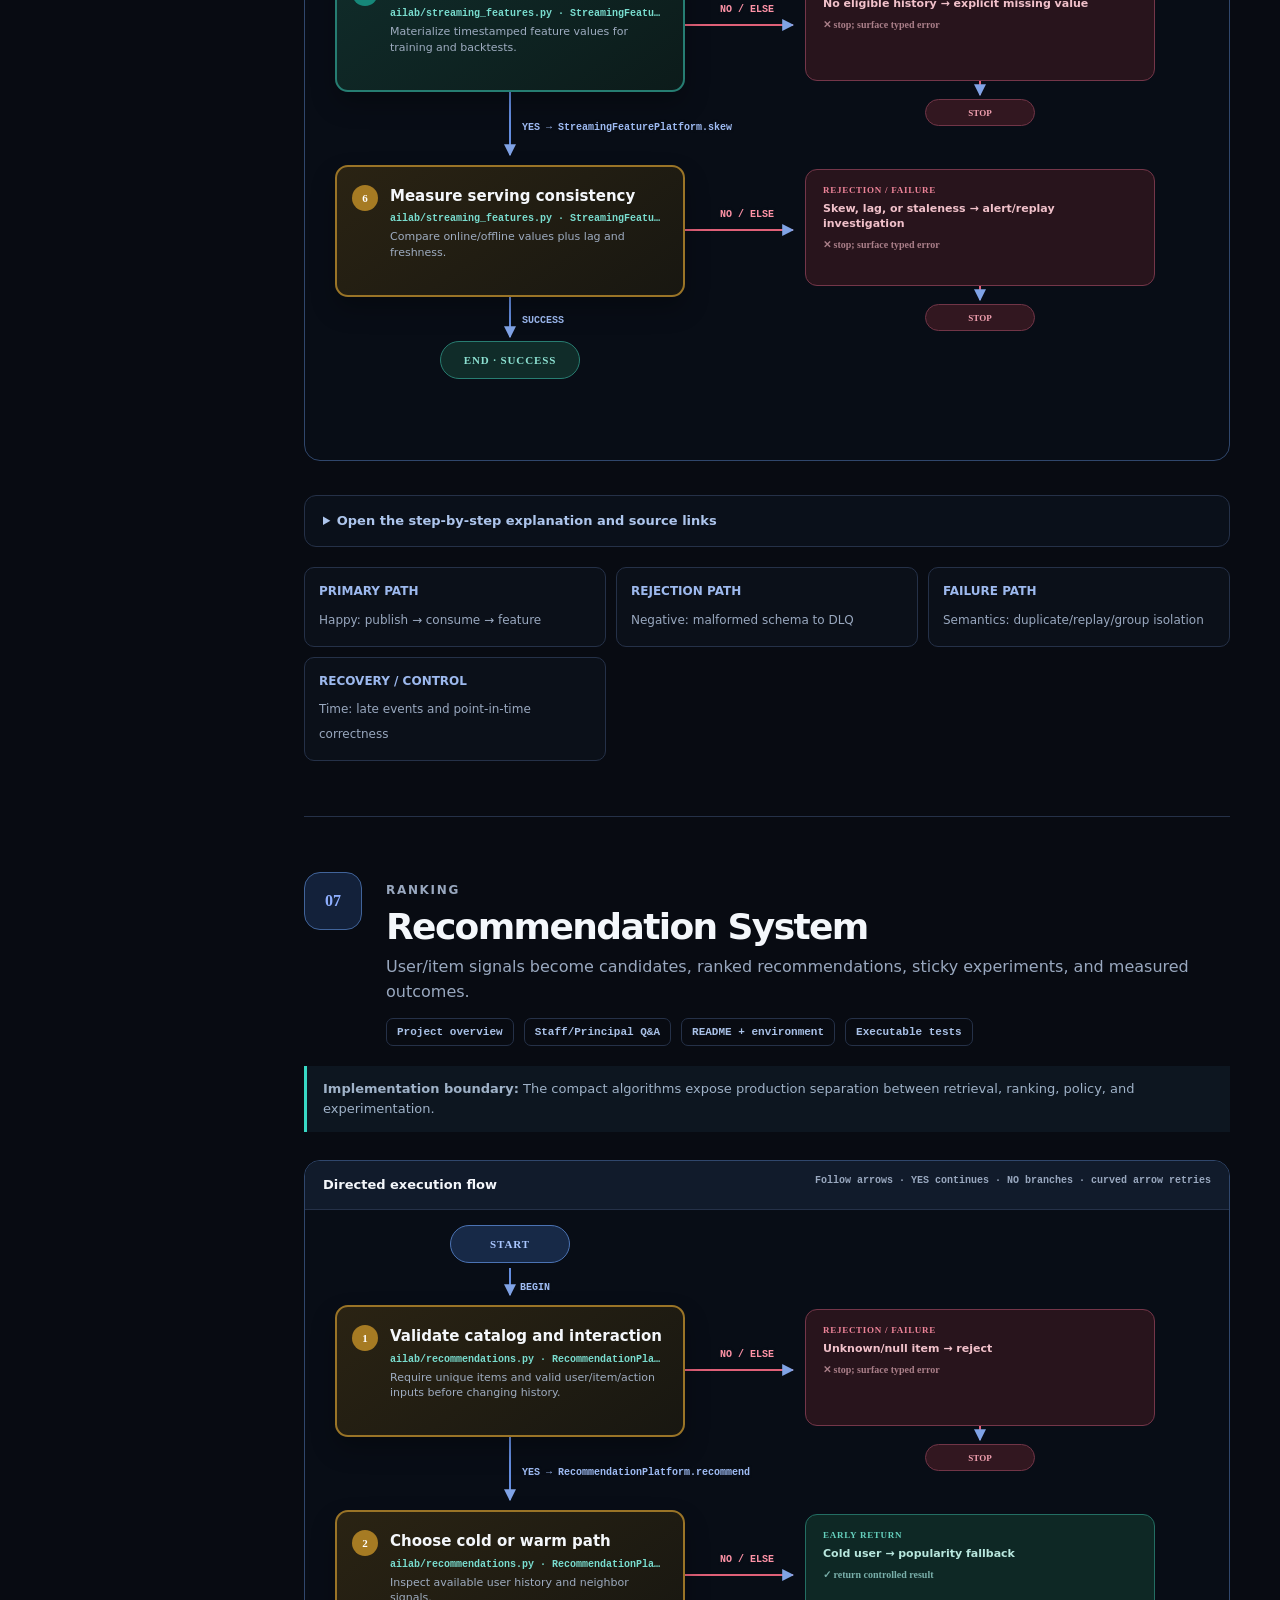
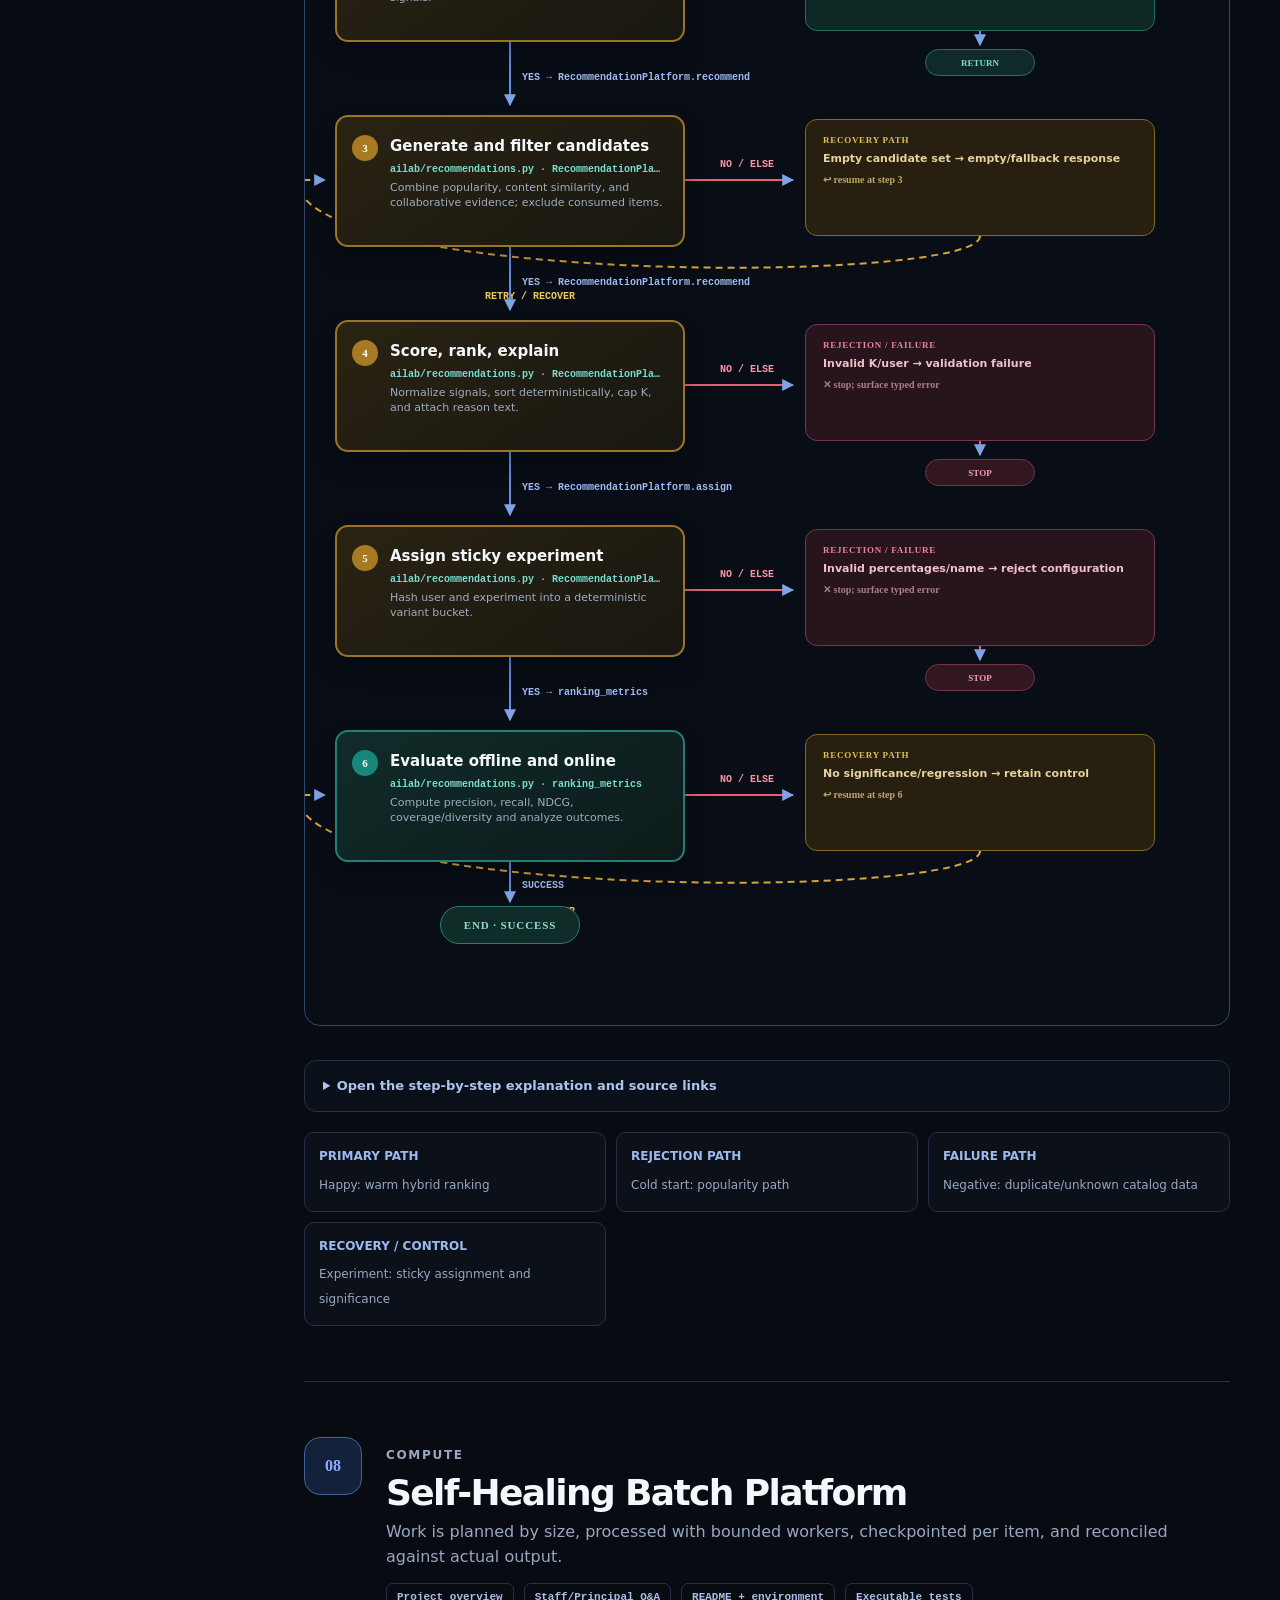
<file: site/flowcharts.html>
<!doctype html>
<html lang="en">
<head>
  <meta charset="utf-8">
  <meta name="viewport" content="width=device-width, initial-scale=1">
  <meta name="description" content="Interactive execution flowcharts for all twenty AI Infrastructure Platform projects.">
  <title>System Flow Atlas · AI Infrastructure Platform</title>
  <link rel="stylesheet" href="styles.css">
  <link rel="stylesheet" href="flowcharts.css">
  <link rel="stylesheet" href="flowcharts-mobile.css">
  <link rel="stylesheet" href="flow-diagrams.css?v=directed-1">
  <link rel="stylesheet" href="flow-diagram-layout.css?v=directed-2">
</head>
<body>
  <a class="skip" href="#main">Skip to content</a>
  <header class="nav shell"><a class="brand" href="index.html"><span class="mark">AI</span><span>Infrastructure Platform</span></a><nav aria-label="Primary"><a href="index.html">Overview</a><a href="projects.html">Projects</a><a class="button small" href="https://github.com/abhi32dev/ai-infrastructure-platform-1">GitHub</a></nav></header>
  <main id="main" class="shell atlas">
    <header class="atlas-hero">
      <p class="eyebrow"><span class="pulse"></span> Interactive code-guided tutorial</p>
      <h1>System Flow <span>Atlas.</span></h1>
      <p class="lede">Trace every project from input to outcome. Each numbered block identifies the real Python class or function responsible, while branch lanes explain validation failures, retries, fallbacks, recovery, and terminal states.</p>
      <div class="legend" aria-label="Diagram legend"><span><i class="dot action"></i>execution</span><span><i class="dot decision"></i>decision</span><span><i class="dot state"></i>durable state</span><span><i class="dot failure"></i>failure/recovery</span></div>
    </header>
    <section class="atlas-layout">
      <aside class="atlas-nav" aria-label="Flowchart projects">
        <label for="project-filter">Find a project</label>
        <input id="project-filter" type="search" placeholder="RAG, GPU, security…" autocomplete="off">
        <nav id="flow-index"></nav>
      </aside>
      <section class="atlas-content">
        <div class="tutorial-callout"><strong>How to read a flow</strong><ol><li>Follow the numbered execution spine.</li><li>At each decision, compare the green continuation with red rejection/recovery.</li><li>Use the source badge to find the exact implementation.</li><li>Open tests and <code>PROD.md</code> to reproduce every listed path.</li></ol></div>
        <div id="flow-root"></div>
      </section>
    </section>
  </main>
  <footer class="shell"><a href="index.html">← Back to overview</a><span>20 code-linked execution maps · no external diagram dependency</span></footer>
  <script src="flowcharts.js?v=directed-3"></script>
</body>
</html>
</file>
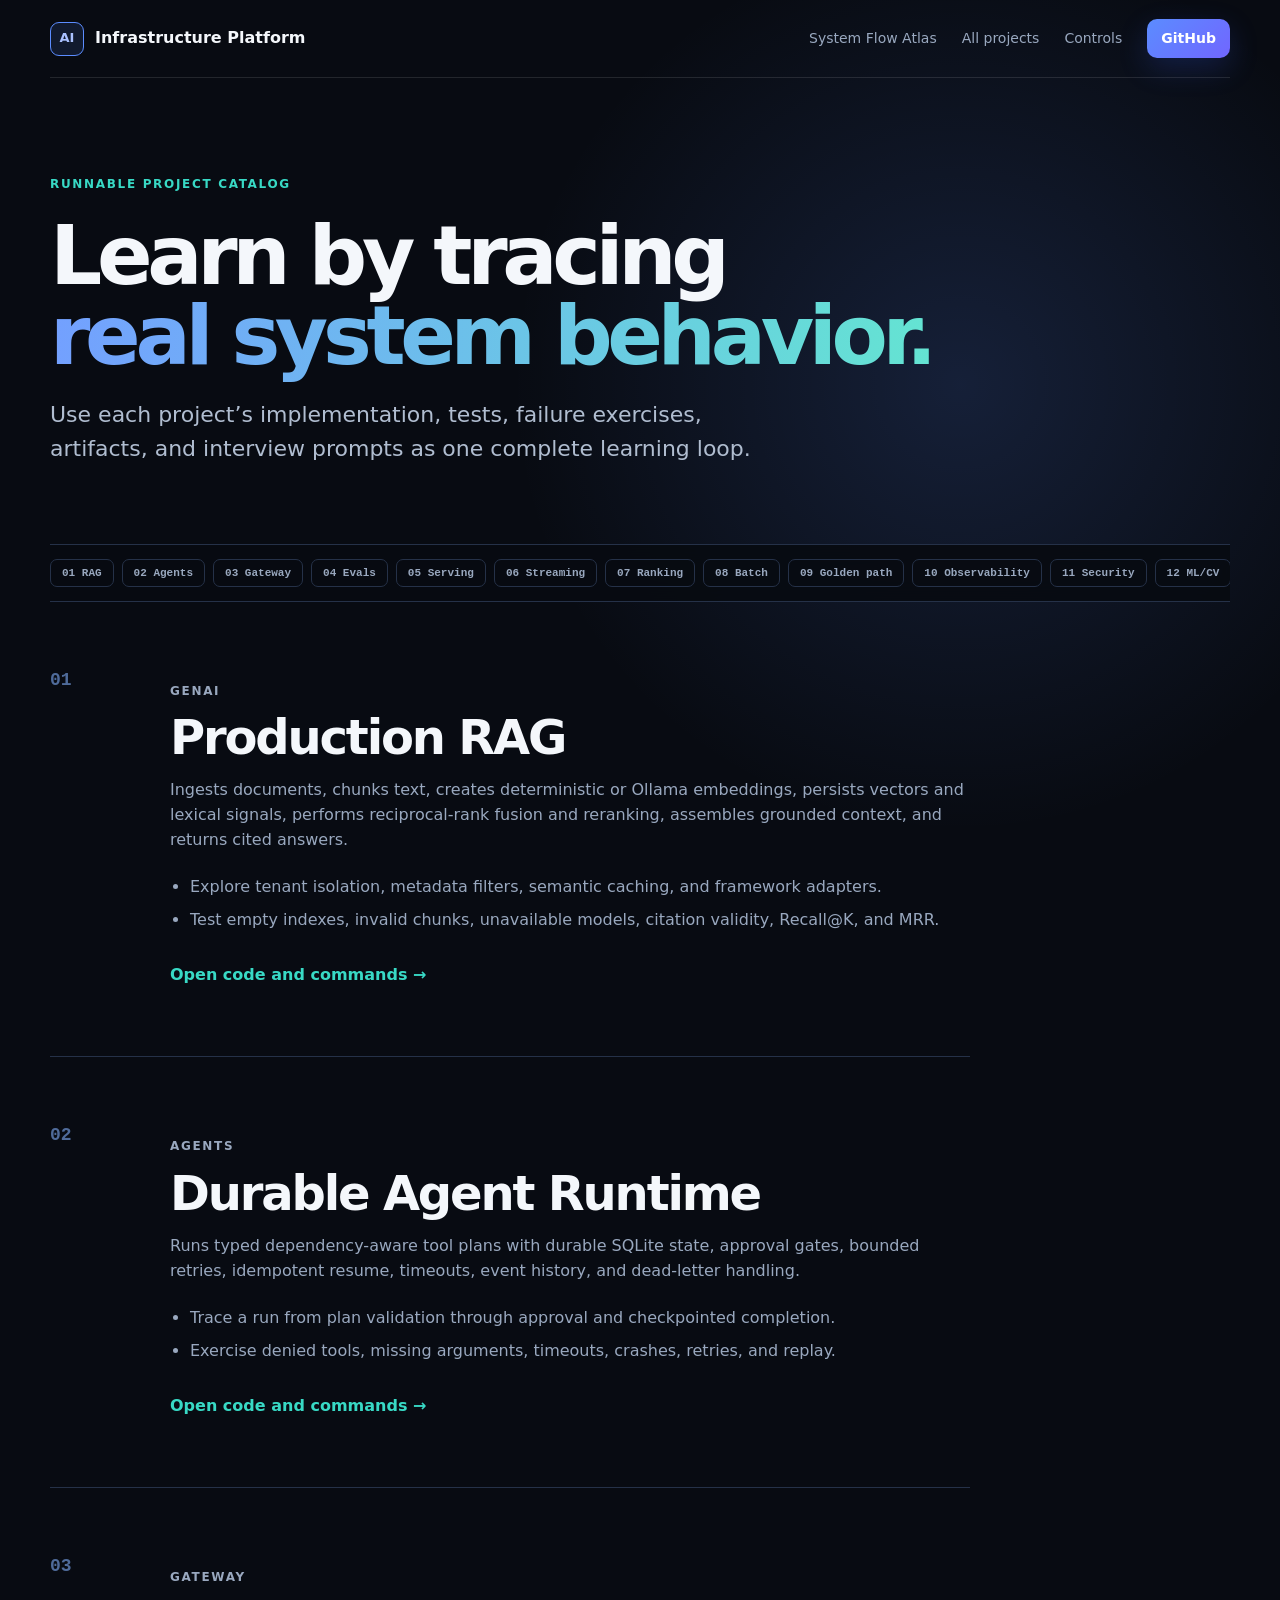
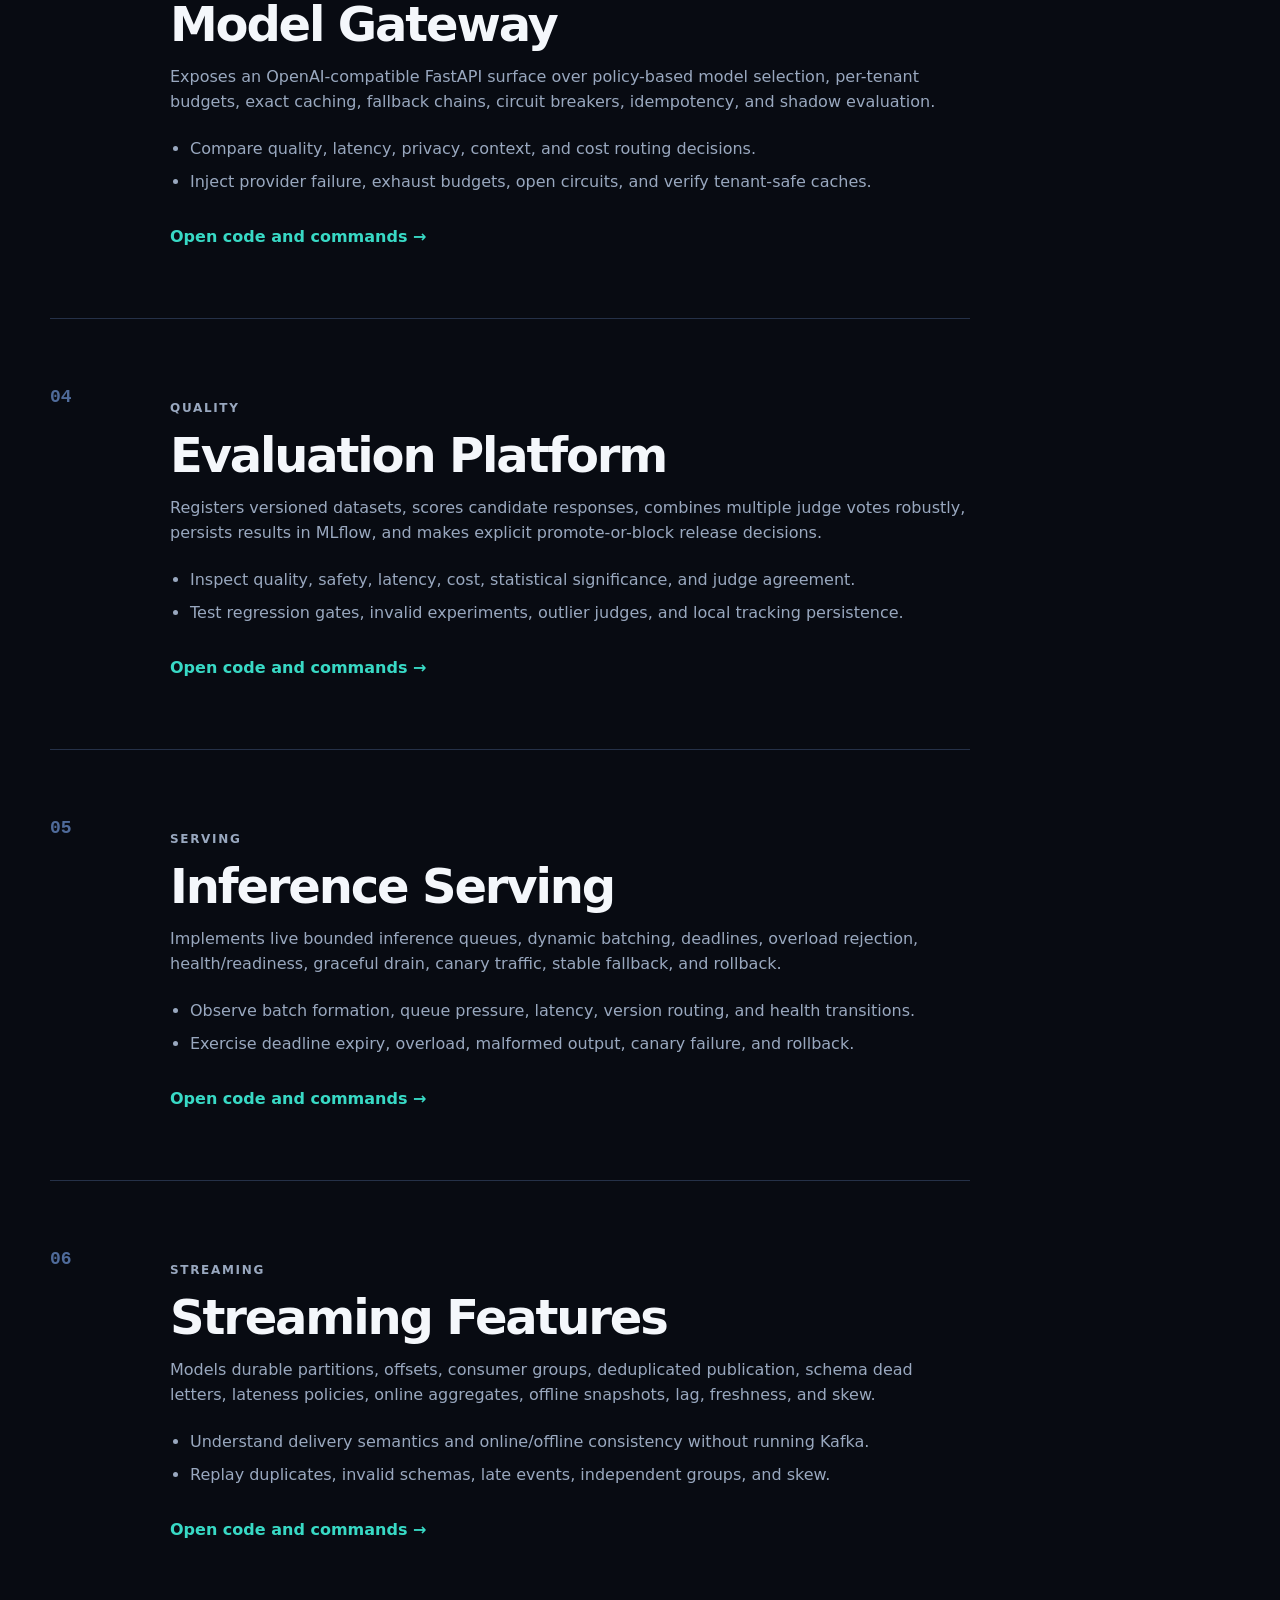
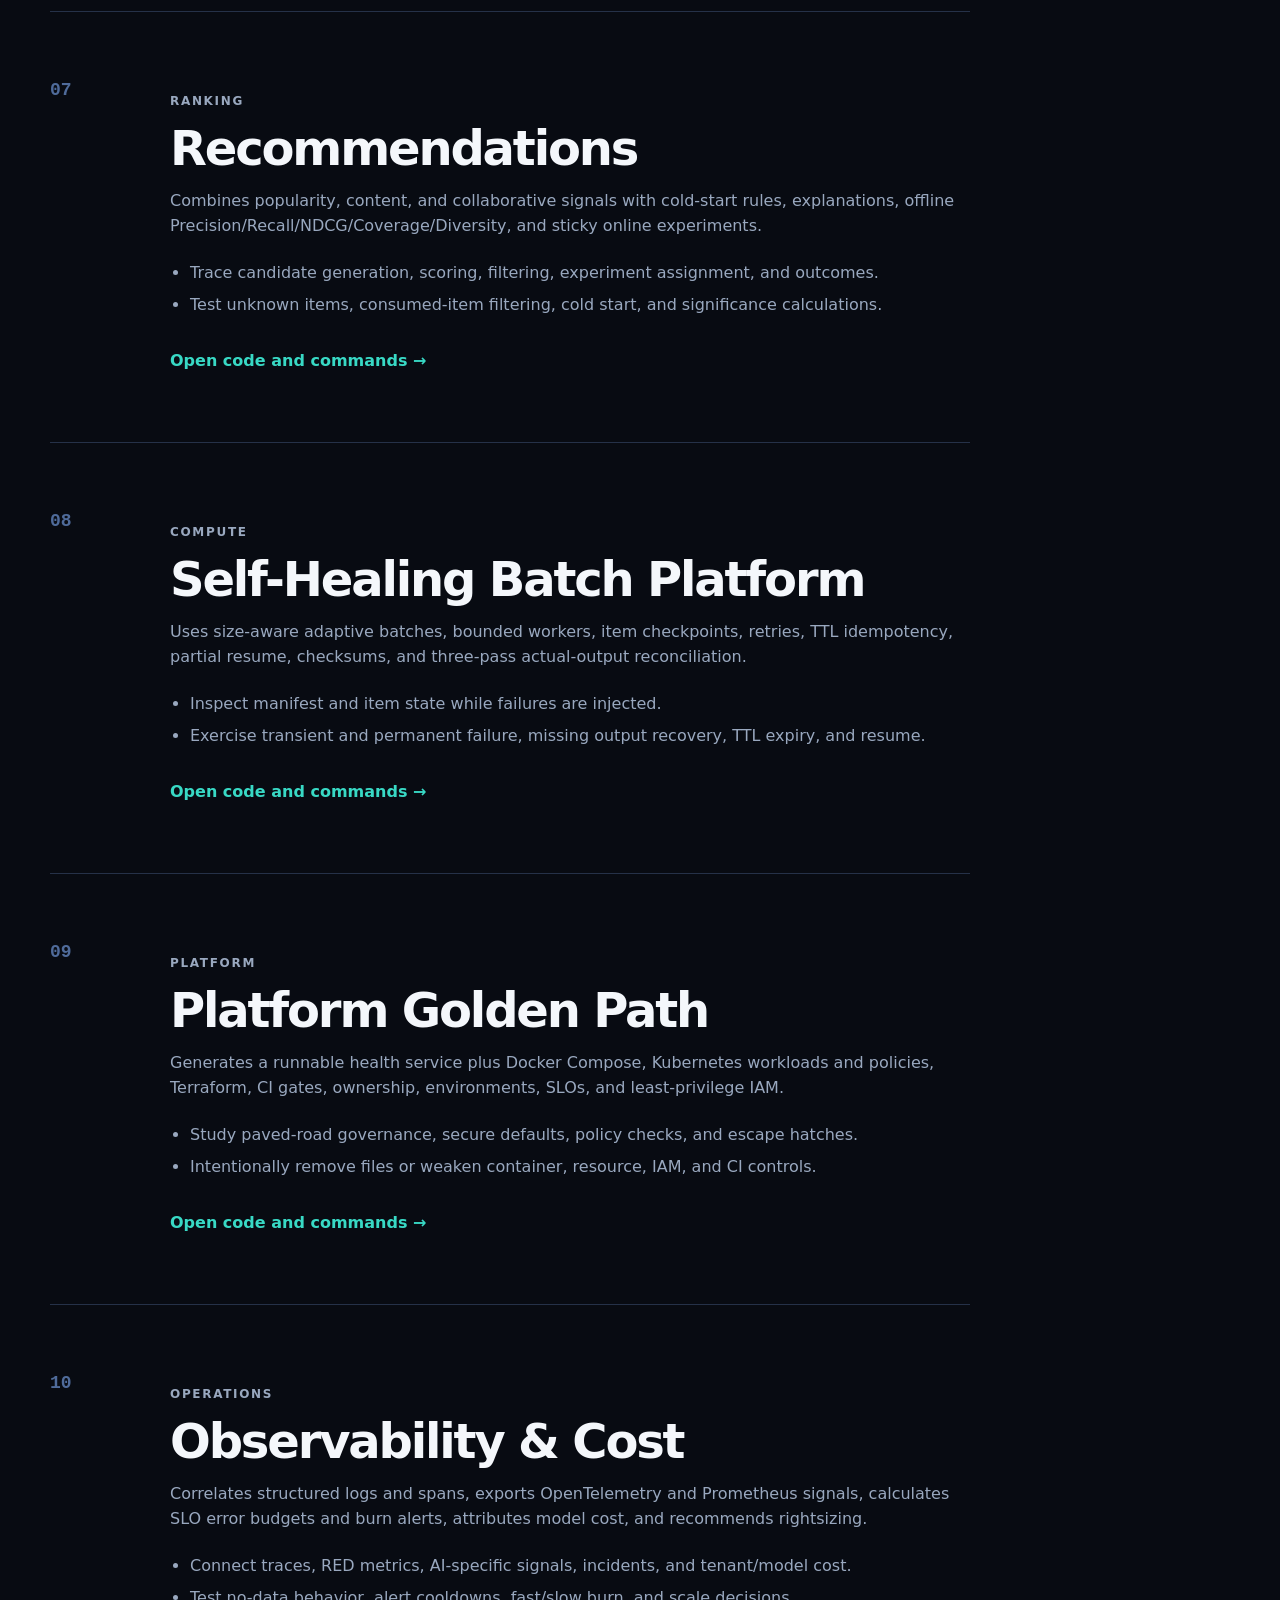
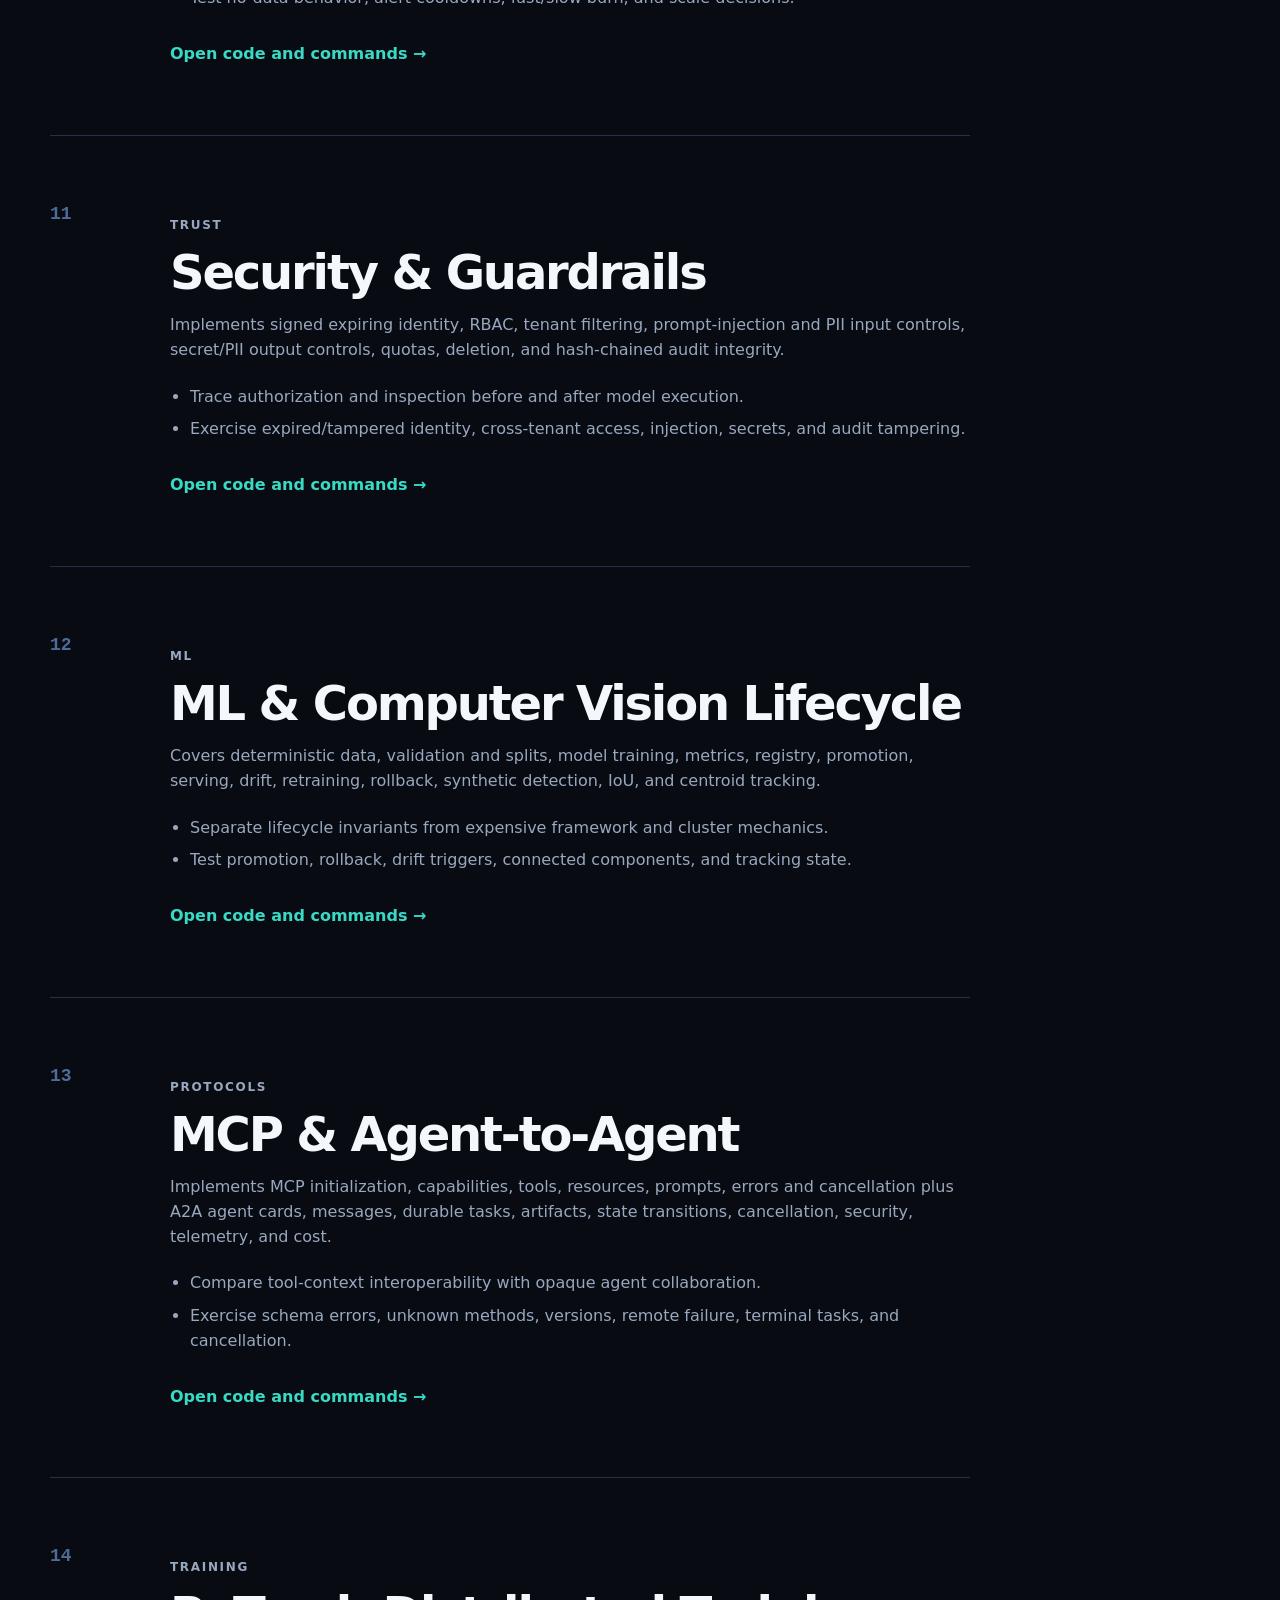
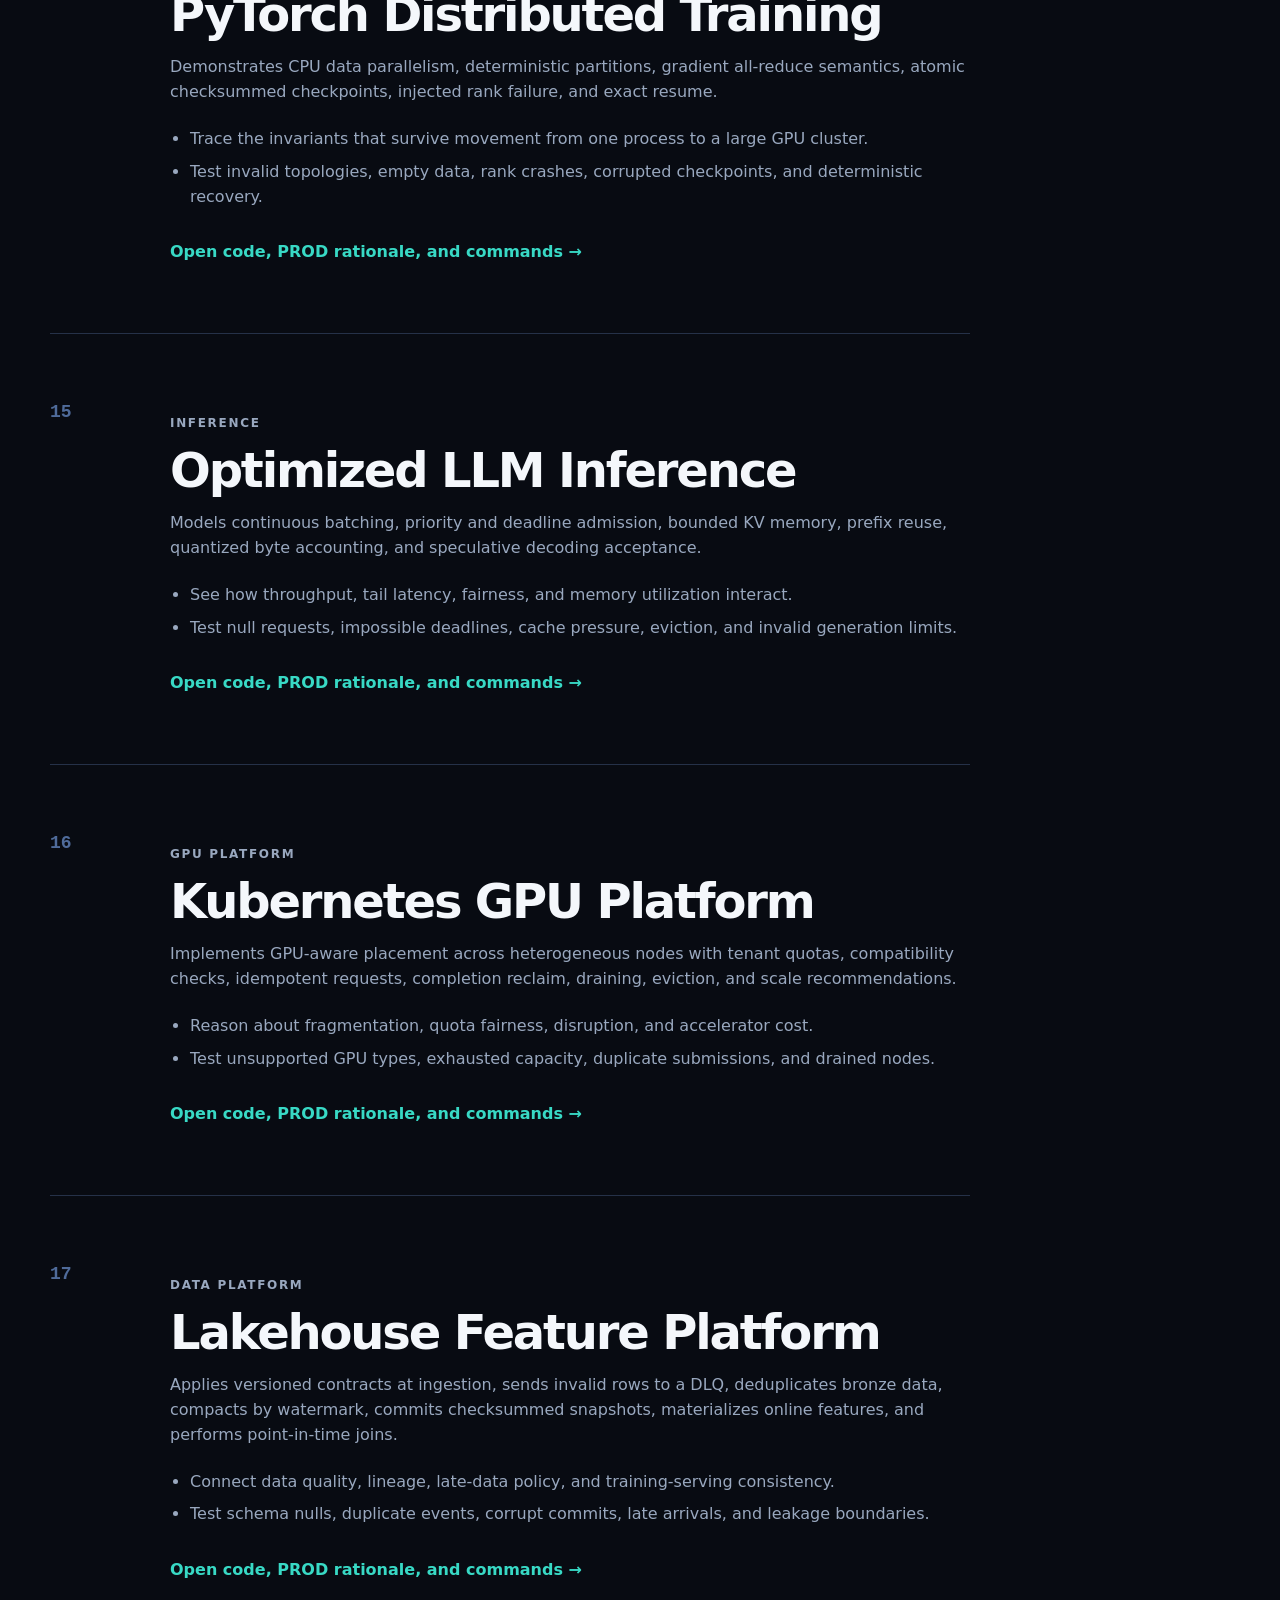
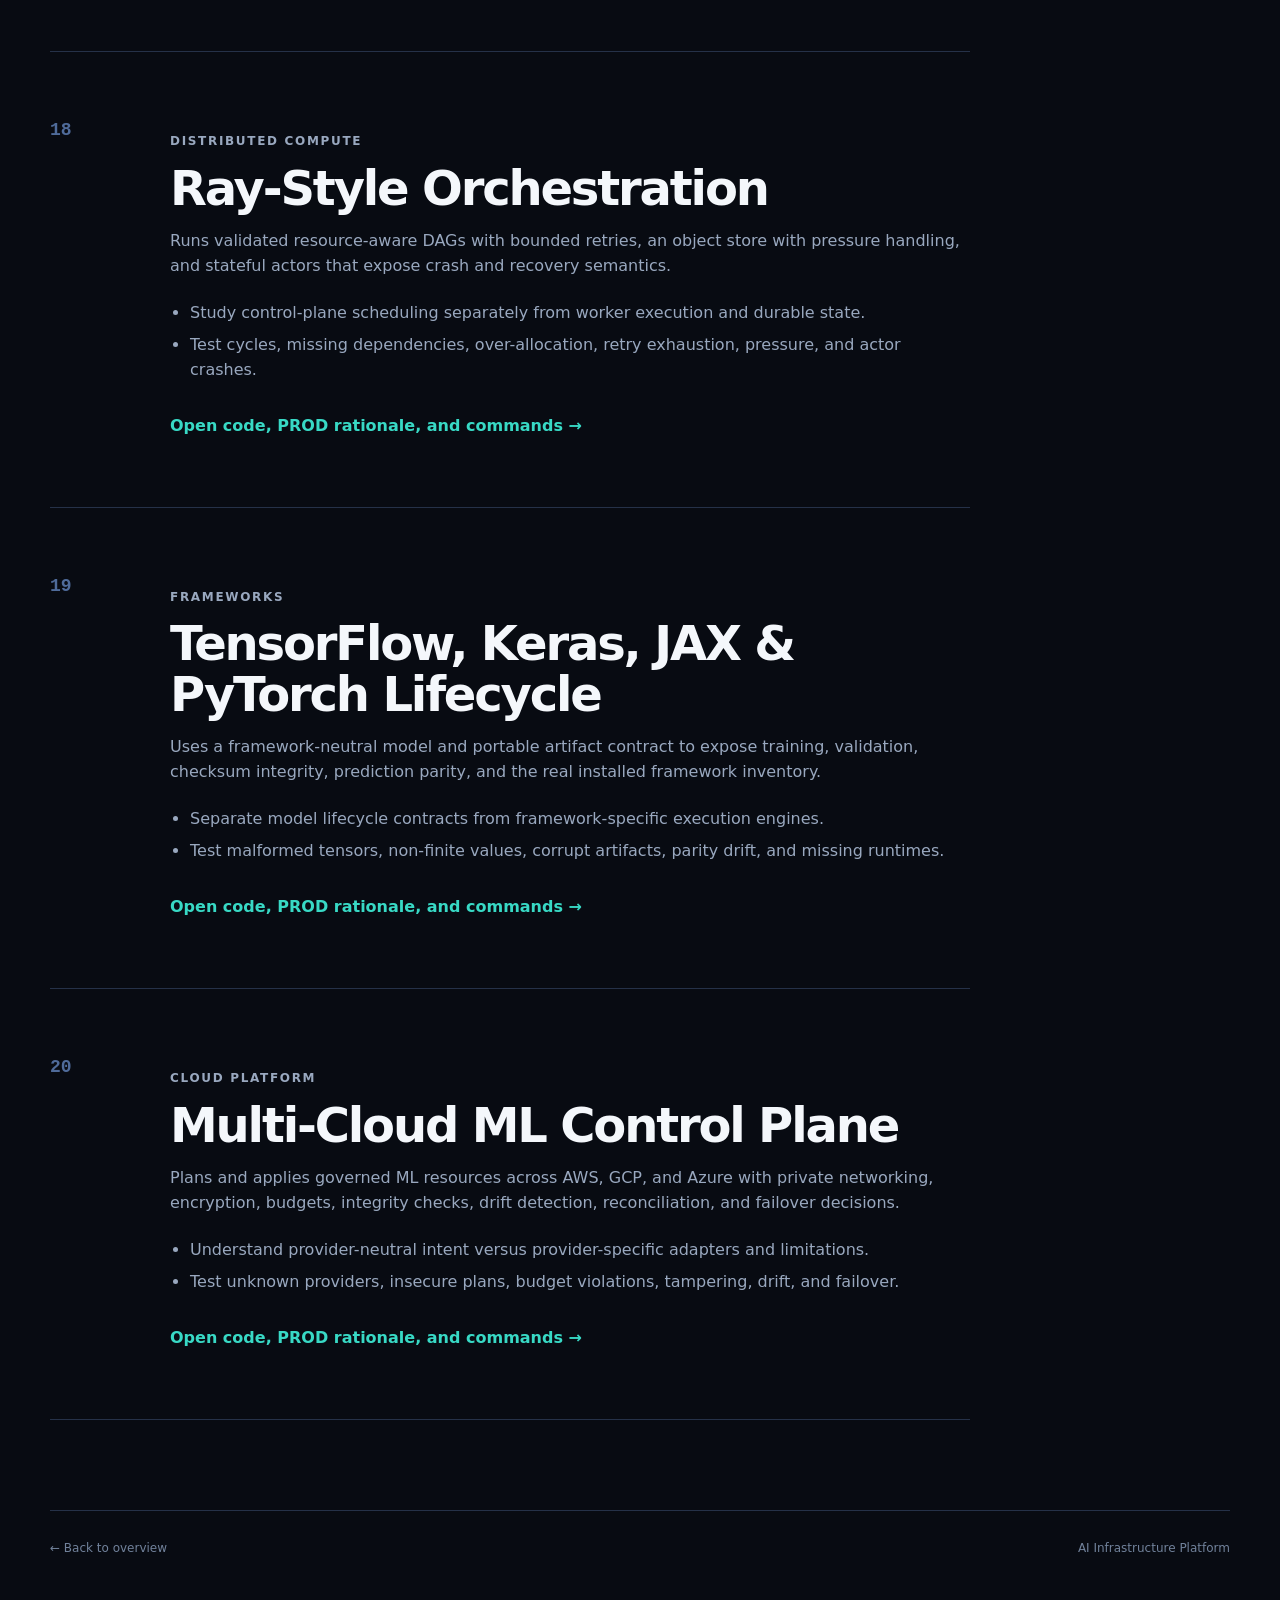
<file: site/projects.html>
<!doctype html>
<html lang="en">
<head>
  <meta charset="utf-8">
  <meta name="viewport" content="width=device-width, initial-scale=1">
  <meta name="description" content="Detailed walkthroughs for all twenty AI Infrastructure Platform projects.">
  <title>Projects · AI Infrastructure Platform</title>
  <link rel="stylesheet" href="styles.css">
  <link rel="stylesheet" href="projects.css">
</head>
<body>
  <a class="skip" href="#main">Skip to content</a>
  <header class="nav shell"><a class="brand" href="index.html"><span class="mark">AI</span><span>Infrastructure Platform</span></a><nav aria-label="Primary"><a href="flowcharts.html">System Flow Atlas</a><a href="index.html#projects">All projects</a><a href="index.html#controls">Controls</a><a class="button small" href="https://github.com/abhi32dev/ai-infrastructure-platform-1">GitHub</a></nav></header>
  <main class="shell detail-main" id="main">
    <header class="detail-hero"><p class="eyebrow">Runnable project catalog</p><h1>Learn by tracing<br><span>real system behavior.</span></h1><p class="lede">Use each project’s implementation, tests, failure exercises, artifacts, and interview prompts as one complete learning loop.</p></header>
    <nav class="project-index" aria-label="Project index">
      <a href="#project-01">01 RAG</a><a href="#project-02">02 Agents</a><a href="#project-03">03 Gateway</a><a href="#project-04">04 Evals</a><a href="#project-05">05 Serving</a><a href="#project-06">06 Streaming</a><a href="#project-07">07 Ranking</a><a href="#project-08">08 Batch</a><a href="#project-09">09 Golden path</a><a href="#project-10">10 Observability</a><a href="#project-11">11 Security</a><a href="#project-12">12 ML/CV</a><a href="#project-13">13 MCP/A2A</a><a href="#project-14">14 Training</a><a href="#project-15">15 Inference</a><a href="#project-16">16 GPU</a><a href="#project-17">17 Lakehouse</a><a href="#project-18">18 Ray</a><a href="#project-19">19 Frameworks</a><a href="#project-20">20 Cloud</a>
    </nav>
    <section class="project-detail" id="project-01"><div class="detail-number">01</div><div><p class="kicker">GenAI</p><h2>Production RAG</h2><p>Ingests documents, chunks text, creates deterministic or Ollama embeddings, persists vectors and lexical signals, performs reciprocal-rank fusion and reranking, assembles grounded context, and returns cited answers.</p><ul><li>Explore tenant isolation, metadata filters, semantic caching, and framework adapters.</li><li>Test empty indexes, invalid chunks, unavailable models, citation validity, Recall@K, and MRR.</li></ul><a href="https://github.com/abhi32dev/ai-infrastructure-platform-1/tree/main/projects/project-01-rag">Open code and commands →</a></div></section>
    <section class="project-detail" id="project-02"><div class="detail-number">02</div><div><p class="kicker">Agents</p><h2>Durable Agent Runtime</h2><p>Runs typed dependency-aware tool plans with durable SQLite state, approval gates, bounded retries, idempotent resume, timeouts, event history, and dead-letter handling.</p><ul><li>Trace a run from plan validation through approval and checkpointed completion.</li><li>Exercise denied tools, missing arguments, timeouts, crashes, retries, and replay.</li></ul><a href="https://github.com/abhi32dev/ai-infrastructure-platform-1/tree/main/projects/project-02-agent-runtime">Open code and commands →</a></div></section>
    <section class="project-detail" id="project-03"><div class="detail-number">03</div><div><p class="kicker">Gateway</p><h2>Model Gateway</h2><p>Exposes an OpenAI-compatible FastAPI surface over policy-based model selection, per-tenant budgets, exact caching, fallback chains, circuit breakers, idempotency, and shadow evaluation.</p><ul><li>Compare quality, latency, privacy, context, and cost routing decisions.</li><li>Inject provider failure, exhaust budgets, open circuits, and verify tenant-safe caches.</li></ul><a href="https://github.com/abhi32dev/ai-infrastructure-platform-1/tree/main/projects/project-03-model-gateway">Open code and commands →</a></div></section>
    <section class="project-detail" id="project-04"><div class="detail-number">04</div><div><p class="kicker">Quality</p><h2>Evaluation Platform</h2><p>Registers versioned datasets, scores candidate responses, combines multiple judge votes robustly, persists results in MLflow, and makes explicit promote-or-block release decisions.</p><ul><li>Inspect quality, safety, latency, cost, statistical significance, and judge agreement.</li><li>Test regression gates, invalid experiments, outlier judges, and local tracking persistence.</li></ul><a href="https://github.com/abhi32dev/ai-infrastructure-platform-1/tree/main/projects/project-04-evaluation">Open code and commands →</a></div></section>
    <section class="project-detail" id="project-05"><div class="detail-number">05</div><div><p class="kicker">Serving</p><h2>Inference Serving</h2><p>Implements live bounded inference queues, dynamic batching, deadlines, overload rejection, health/readiness, graceful drain, canary traffic, stable fallback, and rollback.</p><ul><li>Observe batch formation, queue pressure, latency, version routing, and health transitions.</li><li>Exercise deadline expiry, overload, malformed output, canary failure, and rollback.</li></ul><a href="https://github.com/abhi32dev/ai-infrastructure-platform-1/tree/main/projects/project-05-inference-serving">Open code and commands →</a></div></section>
    <section class="project-detail" id="project-06"><div class="detail-number">06</div><div><p class="kicker">Streaming</p><h2>Streaming Features</h2><p>Models durable partitions, offsets, consumer groups, deduplicated publication, schema dead letters, lateness policies, online aggregates, offline snapshots, lag, freshness, and skew.</p><ul><li>Understand delivery semantics and online/offline consistency without running Kafka.</li><li>Replay duplicates, invalid schemas, late events, independent groups, and skew.</li></ul><a href="https://github.com/abhi32dev/ai-infrastructure-platform-1/tree/main/projects/project-06-streaming-features">Open code and commands →</a></div></section>
    <section class="project-detail" id="project-07"><div class="detail-number">07</div><div><p class="kicker">Ranking</p><h2>Recommendations</h2><p>Combines popularity, content, and collaborative signals with cold-start rules, explanations, offline Precision/Recall/NDCG/Coverage/Diversity, and sticky online experiments.</p><ul><li>Trace candidate generation, scoring, filtering, experiment assignment, and outcomes.</li><li>Test unknown items, consumed-item filtering, cold start, and significance calculations.</li></ul><a href="https://github.com/abhi32dev/ai-infrastructure-platform-1/tree/main/projects/project-07-recommendations">Open code and commands →</a></div></section>
    <section class="project-detail" id="project-08"><div class="detail-number">08</div><div><p class="kicker">Compute</p><h2>Self-Healing Batch Platform</h2><p>Uses size-aware adaptive batches, bounded workers, item checkpoints, retries, TTL idempotency, partial resume, checksums, and three-pass actual-output reconciliation.</p><ul><li>Inspect manifest and item state while failures are injected.</li><li>Exercise transient and permanent failure, missing output recovery, TTL expiry, and resume.</li></ul><a href="https://github.com/abhi32dev/ai-infrastructure-platform-1/tree/main/projects/project-08-batch-platform">Open code and commands →</a></div></section>
    <section class="project-detail" id="project-09"><div class="detail-number">09</div><div><p class="kicker">Platform</p><h2>Platform Golden Path</h2><p>Generates a runnable health service plus Docker Compose, Kubernetes workloads and policies, Terraform, CI gates, ownership, environments, SLOs, and least-privilege IAM.</p><ul><li>Study paved-road governance, secure defaults, policy checks, and escape hatches.</li><li>Intentionally remove files or weaken container, resource, IAM, and CI controls.</li></ul><a href="https://github.com/abhi32dev/ai-infrastructure-platform-1/tree/main/projects/project-09-golden-path">Open code and commands →</a></div></section>
    <section class="project-detail" id="project-10"><div class="detail-number">10</div><div><p class="kicker">Operations</p><h2>Observability & Cost</h2><p>Correlates structured logs and spans, exports OpenTelemetry and Prometheus signals, calculates SLO error budgets and burn alerts, attributes model cost, and recommends rightsizing.</p><ul><li>Connect traces, RED metrics, AI-specific signals, incidents, and tenant/model cost.</li><li>Test no-data behavior, alert cooldowns, fast/slow burn, and scale decisions.</li></ul><a href="https://github.com/abhi32dev/ai-infrastructure-platform-1/tree/main/projects/project-10-observability">Open code and commands →</a></div></section>
    <section class="project-detail" id="project-11"><div class="detail-number">11</div><div><p class="kicker">Trust</p><h2>Security & Guardrails</h2><p>Implements signed expiring identity, RBAC, tenant filtering, prompt-injection and PII input controls, secret/PII output controls, quotas, deletion, and hash-chained audit integrity.</p><ul><li>Trace authorization and inspection before and after model execution.</li><li>Exercise expired/tampered identity, cross-tenant access, injection, secrets, and audit tampering.</li></ul><a href="https://github.com/abhi32dev/ai-infrastructure-platform-1/tree/main/projects/project-11-security">Open code and commands →</a></div></section>
    <section class="project-detail" id="project-12"><div class="detail-number">12</div><div><p class="kicker">ML</p><h2>ML & Computer Vision Lifecycle</h2><p>Covers deterministic data, validation and splits, model training, metrics, registry, promotion, serving, drift, retraining, rollback, synthetic detection, IoU, and centroid tracking.</p><ul><li>Separate lifecycle invariants from expensive framework and cluster mechanics.</li><li>Test promotion, rollback, drift triggers, connected components, and tracking state.</li></ul><a href="https://github.com/abhi32dev/ai-infrastructure-platform-1/tree/main/projects/project-12-ml-cv">Open code and commands →</a></div></section>
    <section class="project-detail" id="project-13"><div class="detail-number">13</div><div><p class="kicker">Protocols</p><h2>MCP & Agent-to-Agent</h2><p>Implements MCP initialization, capabilities, tools, resources, prompts, errors and cancellation plus A2A agent cards, messages, durable tasks, artifacts, state transitions, cancellation, security, telemetry, and cost.</p><ul><li>Compare tool-context interoperability with opaque agent collaboration.</li><li>Exercise schema errors, unknown methods, versions, remote failure, terminal tasks, and cancellation.</li></ul><a href="https://github.com/abhi32dev/ai-infrastructure-platform-1/tree/main/projects/project-13-protocols">Open code and commands →</a></div></section>
    <section class="project-detail" id="project-14"><div class="detail-number">14</div><div><p class="kicker">Training</p><h2>PyTorch Distributed Training</h2><p>Demonstrates CPU data parallelism, deterministic partitions, gradient all-reduce semantics, atomic checksummed checkpoints, injected rank failure, and exact resume.</p><ul><li>Trace the invariants that survive movement from one process to a large GPU cluster.</li><li>Test invalid topologies, empty data, rank crashes, corrupted checkpoints, and deterministic recovery.</li></ul><a href="https://github.com/abhi32dev/ai-infrastructure-platform-1/tree/main/projects/project-14-distributed-training">Open code, PROD rationale, and commands →</a></div></section>
    <section class="project-detail" id="project-15"><div class="detail-number">15</div><div><p class="kicker">Inference</p><h2>Optimized LLM Inference</h2><p>Models continuous batching, priority and deadline admission, bounded KV memory, prefix reuse, quantized byte accounting, and speculative decoding acceptance.</p><ul><li>See how throughput, tail latency, fairness, and memory utilization interact.</li><li>Test null requests, impossible deadlines, cache pressure, eviction, and invalid generation limits.</li></ul><a href="https://github.com/abhi32dev/ai-infrastructure-platform-1/tree/main/projects/project-15-optimized-inference">Open code, PROD rationale, and commands →</a></div></section>
    <section class="project-detail" id="project-16"><div class="detail-number">16</div><div><p class="kicker">GPU Platform</p><h2>Kubernetes GPU Platform</h2><p>Implements GPU-aware placement across heterogeneous nodes with tenant quotas, compatibility checks, idempotent requests, completion reclaim, draining, eviction, and scale recommendations.</p><ul><li>Reason about fragmentation, quota fairness, disruption, and accelerator cost.</li><li>Test unsupported GPU types, exhausted capacity, duplicate submissions, and drained nodes.</li></ul><a href="https://github.com/abhi32dev/ai-infrastructure-platform-1/tree/main/projects/project-16-gpu-platform">Open code, PROD rationale, and commands →</a></div></section>
    <section class="project-detail" id="project-17"><div class="detail-number">17</div><div><p class="kicker">Data Platform</p><h2>Lakehouse Feature Platform</h2><p>Applies versioned contracts at ingestion, sends invalid rows to a DLQ, deduplicates bronze data, compacts by watermark, commits checksummed snapshots, materializes online features, and performs point-in-time joins.</p><ul><li>Connect data quality, lineage, late-data policy, and training-serving consistency.</li><li>Test schema nulls, duplicate events, corrupt commits, late arrivals, and leakage boundaries.</li></ul><a href="https://github.com/abhi32dev/ai-infrastructure-platform-1/tree/main/projects/project-17-lakehouse-features">Open code, PROD rationale, and commands →</a></div></section>
    <section class="project-detail" id="project-18"><div class="detail-number">18</div><div><p class="kicker">Distributed Compute</p><h2>Ray-Style Orchestration</h2><p>Runs validated resource-aware DAGs with bounded retries, an object store with pressure handling, and stateful actors that expose crash and recovery semantics.</p><ul><li>Study control-plane scheduling separately from worker execution and durable state.</li><li>Test cycles, missing dependencies, over-allocation, retry exhaustion, pressure, and actor crashes.</li></ul><a href="https://github.com/abhi32dev/ai-infrastructure-platform-1/tree/main/projects/project-18-distributed-orchestration">Open code, PROD rationale, and commands →</a></div></section>
    <section class="project-detail" id="project-19"><div class="detail-number">19</div><div><p class="kicker">Frameworks</p><h2>TensorFlow, Keras, JAX & PyTorch Lifecycle</h2><p>Uses a framework-neutral model and portable artifact contract to expose training, validation, checksum integrity, prediction parity, and the real installed framework inventory.</p><ul><li>Separate model lifecycle contracts from framework-specific execution engines.</li><li>Test malformed tensors, non-finite values, corrupt artifacts, parity drift, and missing runtimes.</li></ul><a href="https://github.com/abhi32dev/ai-infrastructure-platform-1/tree/main/projects/project-19-multi-framework">Open code, PROD rationale, and commands →</a></div></section>
    <section class="project-detail" id="project-20"><div class="detail-number">20</div><div><p class="kicker">Cloud Platform</p><h2>Multi-Cloud ML Control Plane</h2><p>Plans and applies governed ML resources across AWS, GCP, and Azure with private networking, encryption, budgets, integrity checks, drift detection, reconciliation, and failover decisions.</p><ul><li>Understand provider-neutral intent versus provider-specific adapters and limitations.</li><li>Test unknown providers, insecure plans, budget violations, tampering, drift, and failover.</li></ul><a href="https://github.com/abhi32dev/ai-infrastructure-platform-1/tree/main/projects/project-20-cloud-control-plane">Open code, PROD rationale, and commands →</a></div></section>
  </main>
  <footer class="shell"><a href="index.html">← Back to overview</a><span>AI Infrastructure Platform</span></footer>
</body>
</html>
</file>
<file: site/styles.css>
:root{--bg:#080b12;--panel:#111827;--line:#253148;--text:#f4f7fb;--muted:#99a8bf;--blue:#5b8cff;--cyan:#38d9c5;--max:1180px}*{box-sizing:border-box}html{scroll-behavior:smooth}body{margin:0;background:var(--bg);color:var(--text);font-family:Inter,ui-sans-serif,system-ui,-apple-system,"Segoe UI",sans-serif;line-height:1.55;background-image:radial-gradient(circle at 75% 4%,rgba(91,140,255,.16),transparent 28rem)}a{color:inherit;text-decoration:none}.shell{width:min(var(--max),calc(100% - 40px));margin:auto}.skip{position:absolute;left:-9999px}.skip:focus{left:8px;top:8px;background:white;color:black;padding:8px;z-index:9}.nav{height:78px;display:flex;align-items:center;justify-content:space-between;border-bottom:1px solid #ffffff1c}.brand{display:flex;align-items:center;gap:11px;font-weight:750}.mark{display:grid;place-items:center;width:34px;height:34px;border:1px solid var(--blue);border-radius:9px;color:#aac1ff;background:#111a2e;font-size:13px}.nav nav{display:flex;align-items:center;gap:25px;color:var(--muted);font-size:14px}.nav a:hover{color:white}.button{display:inline-flex;padding:13px 19px;border-radius:10px;background:linear-gradient(135deg,var(--blue),#7166ff);font-weight:750;box-shadow:0 10px 30px #3c64ff33}.button.small{padding:9px 14px;color:white}.hero{padding:100px 0 72px}.eyebrow,.kicker{color:var(--cyan);font-size:12px;text-transform:uppercase;letter-spacing:.14em;font-weight:800}.pulse{display:inline-block;width:7px;height:7px;margin-right:8px;border-radius:50%;background:var(--cyan);box-shadow:0 0 14px var(--cyan)}h1{max-width:950px;margin:22px 0;font-size:clamp(52px,8.2vw,96px);line-height:.98;letter-spacing:-.065em}h1 span{background:linear-gradient(90deg,#73a0ff,#64e4d2);background-clip:text;color:transparent}.lede{max-width:720px;color:#b0bdd0;font-size:clamp(18px,2vw,22px)}.actions{display:flex;align-items:center;gap:28px;margin-top:34px}.text-link{font-weight:700;color:#c9d5e8}.metrics{display:grid;grid-template-columns:repeat(4,1fr);margin-top:78px;border-block:1px solid var(--line)}.metrics div{padding:25px 0}.metrics div+div{padding-left:28px;border-left:1px solid var(--line)}.metrics strong,.metrics span{display:block}.metrics strong{font-size:29px}.metrics span{color:var(--muted);font-size:13px}.section{padding:95px 0}.heading{display:flex;align-items:end;justify-content:space-between;gap:40px;margin-bottom:38px}.heading>p{max-width:480px;color:var(--muted)}h2{margin:5px 0;font-size:clamp(34px,5vw,55px);line-height:1.05;letter-spacing:-.045em}.grid{display:grid;grid-template-columns:repeat(3,1fr);gap:16px}.card{position:relative;display:block;min-height:290px;padding:27px;border:1px solid var(--line);border-radius:15px;background:linear-gradient(145deg,#141c2bea,#0d121dea);transition:.2s}.card:hover,.card:focus-visible{transform:translateY(-3px);border-color:#6389c8;box-shadow:0 18px 45px #0005;outline:none}.card.featured{background:linear-gradient(145deg,#21355bcc,#0e1b2bf2);border-color:#35568d}.card b{color:#63748e;font:700 12px ui-monospace,monospace}.card em{float:right;padding:4px 8px;border-radius:99px;background:#1d2940;color:#96b6ff;font:normal 700 10px ui-sans-serif;text-transform:uppercase;letter-spacing:.1em}.card h3{margin:48px 0 10px;font-size:22px}.card p{color:var(--muted);font-size:14px}.card small{position:absolute;bottom:25px;color:#7f93b0;font:600 10px ui-monospace,monospace}.card small span{color:var(--cyan);font-size:15px;margin-left:5px}.controls{padding:95px 0;background:linear-gradient(90deg,#0e1626,#101a2b);border-block:1px solid var(--line)}.control-wrap{display:grid;grid-template-columns:1fr 1fr;gap:80px;align-items:center}.control-wrap p:last-child,.run p{color:var(--muted)}.control-list{border-top:1px solid var(--line)}.control-list div{display:grid;grid-template-columns:50px 150px 1fr;align-items:center;padding:18px 0;border-bottom:1px solid var(--line)}.control-list span{color:var(--blue);font:700 11px ui-monospace}.control-list small{color:var(--muted)}.run{display:grid;grid-template-columns:1fr 1fr;gap:60px;align-items:center}.run .button{margin-top:20px}pre{padding:25px;overflow:auto;border:1px solid var(--line);border-radius:14px;background:#05070c;box-shadow:0 25px 70px #0004}code{font:13px/1.9 ui-monospace,monospace;color:#c6d2e4}code i{color:var(--cyan);font-style:normal}footer{display:flex;justify-content:space-between;gap:25px;padding:28px 0 45px;border-top:1px solid var(--line);color:#71829b;font-size:12px}@media(max-width:900px){.nav nav>a:not(.button){display:none}.grid{grid-template-columns:repeat(2,1fr)}.control-wrap,.run{grid-template-columns:1fr}.metrics{grid-template-columns:repeat(2,1fr)}.metrics div:nth-child(3){border-left:0}.heading{display:block}}@media(max-width:600px){.shell{width:min(100% - 26px,var(--max))}.brand>span:last-child{display:none}.hero{padding-top:70px}.grid,.metrics{grid-template-columns:1fr}.metrics div+div{padding-left:0;border-left:0;border-top:1px solid var(--line)}.actions{align-items:flex-start;flex-direction:column}.control-list div{grid-template-columns:38px 1fr}.control-list small{grid-column:2}.section{padding:70px 0}footer{flex-direction:column}}
</file>
<file: site/homepage.css>
.learning-first{padding-top:45px}.atlas-card{display:grid;grid-template-columns:1.35fr .65fr;gap:45px;padding:38px;border:1px solid #3b6099;border-radius:18px;background:linear-gradient(130deg,#172d50,#101827);box-shadow:0 28px 80px #0005}.atlas-card p{max-width:700px;color:#adbad0}.atlas-card .button{margin-top:15px}.mini-flow{display:flex;flex-direction:column;justify-content:center;gap:8px;padding:20px;border:1px solid #ffffff1c;border-radius:13px;background:#080d17}.mini-flow i{padding:10px;border:1px solid #35527f;border-radius:7px;color:#c7d8f3;font:normal 700 11px ui-monospace}.mini-flow b{text-align:center;color:var(--cyan)}.mini-flow span{display:grid;grid-template-columns:1fr 1fr;gap:7px}.mini-flow em{padding:7px;border-radius:6px;background:#102b27;color:#8fe0d1;font:normal 700 9px ui-monospace}.mini-flow em+em{background:#2b171e;color:#ef9caf}@media(max-width:900px){.atlas-card{grid-template-columns:1fr}}@media(max-width:600px){.atlas-card{padding:24px}.mini-flow span{grid-template-columns:1fr}}
</file>
<file: site/flowcharts.css>
.atlas{padding-bottom:90px}.atlas-hero{padding:82px 0 46px;border-bottom:1px solid var(--line)}.atlas-hero h1{font-size:clamp(52px,7vw,88px)}.legend{display:flex;flex-wrap:wrap;gap:18px;margin-top:30px;color:var(--muted);font:600 12px ui-monospace,monospace}.legend span{display:flex;align-items:center;gap:7px}.dot{width:9px;height:9px;border-radius:50%}.dot.action{background:#5b8cff}.dot.decision{background:#f4c95d}.dot.state{background:#38d9c5}.dot.failure{background:#ff6b81}.atlas-layout{display:grid;grid-template-columns:255px minmax(0,1fr);gap:34px;padding-top:38px}.atlas-nav{position:sticky;top:18px;align-self:start;max-height:calc(100vh - 36px);overflow:auto;padding:18px;border:1px solid var(--line);border-radius:14px;background:#0c111c}.atlas-nav label{display:block;margin-bottom:8px;color:var(--muted);font-size:12px}.atlas-nav input{width:100%;padding:11px;border:1px solid var(--line);border-radius:8px;background:#070a10;color:white}.atlas-nav nav{display:grid;margin-top:13px}.atlas-nav a{padding:8px;border-left:2px solid transparent;color:#9fadc1;font-size:12px}.atlas-nav a:hover,.atlas-nav a.active{border-color:var(--cyan);color:white;background:#121b2c}.tutorial-callout{display:grid;grid-template-columns:180px 1fr;gap:20px;padding:22px;border:1px solid #33588c;border-radius:14px;background:linear-gradient(120deg,#152541,#101824);color:#b9c7db}.tutorial-callout ol{display:grid;grid-template-columns:repeat(2,1fr);gap:8px 30px;margin:0;padding-left:20px;font-size:13px}.flow-project{scroll-margin-top:20px;padding:55px 0;border-bottom:1px solid var(--line)}.flow-head{display:grid;grid-template-columns:64px 1fr;gap:18px;align-items:start}.flow-number{display:grid;place-items:center;width:58px;height:58px;border:1px solid #41649a;border-radius:16px;background:#13213a;color:#8eafff;font:800 16px ui-monospace}.flow-head h2{font-size:36px}.flow-head p{margin:9px 0;color:var(--muted)}.flow-actions{display:flex;flex-wrap:wrap;gap:10px;margin-top:13px}.flow-actions a,.source-link{padding:7px 10px;border:1px solid var(--line);border-radius:7px;color:#a9c1e7;font:600 11px ui-monospace,monospace}.flow-actions a:hover,.source-link:hover{border-color:var(--blue);color:white}.scope{margin:20px 0 25px;padding:13px 16px;border-left:3px solid var(--cyan);background:#0d1620;color:#9fb2c8;font-size:13px}.flow-spine{position:relative;margin-left:26px;padding-left:34px}.flow-spine:before{content:"";position:absolute;left:0;top:12px;bottom:12px;width:2px;background:linear-gradient(var(--blue),var(--cyan),#ff6b81)}.flow-node{position:relative;margin:0 0 18px;padding:20px;border:1px solid var(--line);border-radius:13px;background:#0e1522}.flow-node:before{content:attr(data-step);position:absolute;left:-49px;top:18px;display:grid;place-items:center;width:29px;height:29px;border:2px solid var(--bg);border-radius:50%;background:var(--blue);color:white;font:800 11px ui-monospace}.flow-node.decision:before{background:#d49e23}.flow-node.state:before{background:#159e8e}.flow-node h3{margin:0 0 7px;font-size:17px}.flow-node>p{margin:0;color:#a7b5c9;font-size:13px}.source-row{display:flex;flex-wrap:wrap;gap:8px;margin-top:12px}.source-link{background:#080c14}.source-link:before{content:"SOURCE  ";color:#60728d}.branches{display:grid;grid-template-columns:repeat(2,minmax(0,1fr));gap:10px;margin-top:15px}.branch{padding:12px;border-radius:9px;font-size:12px}.branch strong,.branch span{display:block}.branch strong{margin-bottom:4px;font:800 10px ui-monospace;letter-spacing:.08em}.branch.yes{border:1px solid #236e63;background:#0d2826;color:#b9e9df}.branch.no{border:1px solid #713747;background:#2a151d;color:#f1bdc7}.branch strong:after{content:" → "}.scenario-grid{display:grid;grid-template-columns:repeat(3,1fr);gap:10px;margin-top:20px}.scenario{padding:14px;border:1px solid var(--line);border-radius:10px;background:#0b1019}.scenario b{display:block;margin-bottom:6px;color:#9db9ee;font-size:12px}.scenario span{color:var(--muted);font-size:12px}@media(max-width:900px){.atlas-layout{grid-template-columns:1fr}.atlas-nav{position:relative;top:0;max-height:none}.atlas-nav nav{grid-template-columns:repeat(2,1fr)}.tutorial-callout{grid-template-columns:1fr}.tutorial-callout ol{grid-template-columns:1fr}.scenario-grid{grid-template-columns:1fr 1fr}}@media(max-width:600px){.branches,.scenario-grid{grid-template-columns:1fr}.flow-head{grid-template-columns:1fr}.flow-spine{margin-left:12px;padding-left:25px}.flow-node:before{left:-40px}.atlas-nav nav{grid-template-columns:1fr}}
</file>
<file: site/flowcharts-mobile.css>
.atlas{overflow-x:hidden}.atlas-content,.atlas-nav,.flow-project,.flow-head>div{min-width:0}@media(max-width:600px){.atlas-layout{width:100%;max-width:100%}.tutorial-callout,.flow-node,.scope{overflow-wrap:anywhere}.atlas-nav{width:100%;max-width:100%}}
</file>
<file: site/flow-diagrams.css>
.diagram-shell{margin:28px 0 34px;border:1px solid #30476c;border-radius:16px;background:#080d16;overflow:hidden}.diagram-toolbar{display:flex;justify-content:space-between;gap:20px;padding:14px 18px;border-bottom:1px solid var(--line);background:#111b2b}.diagram-toolbar strong{font-size:13px}.diagram-toolbar span{color:var(--muted);font:600 10px ui-monospace,monospace}.diagram-scroll{overflow-x:auto;overscroll-behavior-x:contain}.diagram-canvas{position:relative;width:1110px;min-width:1110px}.diagram-edges{position:absolute;inset:0;width:1110px;height:100%;overflow:visible;pointer-events:none}.diagram-edges marker path{fill:#80a3e6}.edge{fill:none;stroke-width:2}.edge.next{stroke:#648de0}.edge.no{stroke:#e06078}.edge.loop{stroke:#d6a43e;stroke-dasharray:7 5}.edge-label{font:700 10px ui-monospace,monospace;paint-order:stroke;stroke:#080d16;stroke-width:5px;stroke-linejoin:round}.edge-label.next{fill:#9fbcf4}.edge-label.no{fill:#ff93a7}.edge-label.loop{fill:#f0c864}.diagram-node,.diagram-branch,.diagram-terminal,.mini-terminal{position:absolute;z-index:2;box-sizing:border-box}.diagram-node{height:132px;padding:18px 19px 14px 53px;border:2px solid #3d5d91;border-radius:13px;background:linear-gradient(145deg,#14243e,#0e1726);box-shadow:0 12px 25px #0004}.diagram-node.decision{border-color:#9a7427;background:linear-gradient(145deg,#2a2313,#181711)}.diagram-node.state{border-color:#267d72;background:linear-gradient(145deg,#102c2a,#0c1b1a)}.diagram-node .node-seq{position:absolute;left:15px;top:18px;display:grid;place-items:center;width:26px;height:26px;border-radius:50%;background:#345a98;color:white;font:800 11px ui-monospace}.diagram-node.decision .node-seq{background:#a67b23}.diagram-node.state .node-seq{background:#168779}.diagram-node b,.diagram-node code,.diagram-node p{display:block}.diagram-node b{font-size:15px}.diagram-node code{margin:5px 0;color:#79ddcf;font:700 10px ui-monospace,monospace}.diagram-node p{margin:0;color:#9eacc0;font-size:11px;line-height:1.4}.diagram-branch{height:117px;padding:15px 17px;border:1px solid #743649;border-radius:12px;background:#28141c}.diagram-branch.loop{border-color:#826725;background:#271f10}.diagram-branch.return{border-color:#236e63;background:#0e2825}.diagram-branch small,.diagram-branch b,.diagram-branch span{display:block}.diagram-branch small{color:#ee8499;font:800 9px ui-monospace;letter-spacing:.08em}.diagram-branch.loop small{color:#e3bd60}.diagram-branch.return small{color:#65d1be}.diagram-branch b{margin:7px 0;color:#f1c1ca;font-size:11px;line-height:1.35}.diagram-branch.loop b{color:#e7d39d}.diagram-branch.return b{color:#b8e7de}.diagram-branch span{color:#aa7f89;font:600 10px ui-monospace}.diagram-branch.loop span{color:#bca76e}.diagram-branch.return span{color:#79afaa}.diagram-terminal{display:grid;place-items:center;height:38px;border-radius:99px;font:800 11px ui-monospace;letter-spacing:.08em}.diagram-terminal.start{width:120px;border:1px solid #4b73b4;background:#172947;color:#a9c6ff}.diagram-terminal.end{width:140px;border:1px solid #287d71;background:#102c29;color:#8ce0d1}.mini-terminal{display:grid;place-items:center;width:110px;height:27px;border-radius:99px;font:800 9px ui-monospace}.mini-terminal.stop{border:1px solid #713547;background:#321720;color:#f1a0b0}.mini-terminal.return{border:1px solid #236e63;background:#102b27;color:#82d8c9}.flow-explanation{margin-top:25px;border:1px solid var(--line);border-radius:12px;background:#0a101a}.flow-explanation summary{cursor:pointer;padding:15px 18px;color:#adc5ec;font-weight:750;font-size:13px}.flow-explanation[open] summary{border-bottom:1px solid var(--line)}.flow-explanation .flow-spine{margin:25px 25px 25px 50px}@media(max-width:600px){.diagram-toolbar{display:block}.diagram-toolbar span{display:block;margin-top:5px}.diagram-shell{margin-inline:-2px}.flow-explanation .flow-spine{margin-left:35px;padding-left:20px}}
</file>
<file: site/flow-diagram-layout.css>
@media(min-width:901px){.atlas-layout{grid-template-columns:220px minmax(0,1fr)}}.diagram-node code{overflow:hidden;text-overflow:ellipsis;white-space:nowrap}
</file>
<file: site/projects.css>
.detail-main{padding-bottom:90px}.detail-hero{padding:85px 0 55px}.detail-hero h1{font-size:clamp(48px,7vw,82px)}.project-index{position:sticky;top:0;z-index:3;display:flex;gap:8px;padding:14px 0;overflow:auto;background:#080b12ee;backdrop-filter:blur(12px);border-block:1px solid var(--line)}.project-index a{flex:none;padding:7px 11px;border:1px solid var(--line);border-radius:7px;color:var(--muted);font:600 11px ui-monospace,monospace}.project-index a:hover,.project-index a:focus-visible{color:white;border-color:var(--blue);outline:none}.project-detail{scroll-margin-top:80px;display:grid;grid-template-columns:90px 1fr;gap:30px;max-width:920px;padding:68px 0;border-bottom:1px solid var(--line)}.detail-number{color:#4f6b9a;font:700 18px ui-monospace,monospace}.project-detail h2{font-size:clamp(32px,4vw,48px)}.project-detail p,.project-detail li{color:var(--muted)}.project-detail ul{padding-left:20px;margin:22px 0}.project-detail li+li{margin-top:8px}.project-detail a{display:inline-block;margin-top:9px;color:var(--cyan);font-weight:750}.project-detail a:hover{text-decoration:underline}@media(max-width:600px){.project-detail{grid-template-columns:1fr;gap:4px}.detail-hero{padding-top:60px}}
</file>
